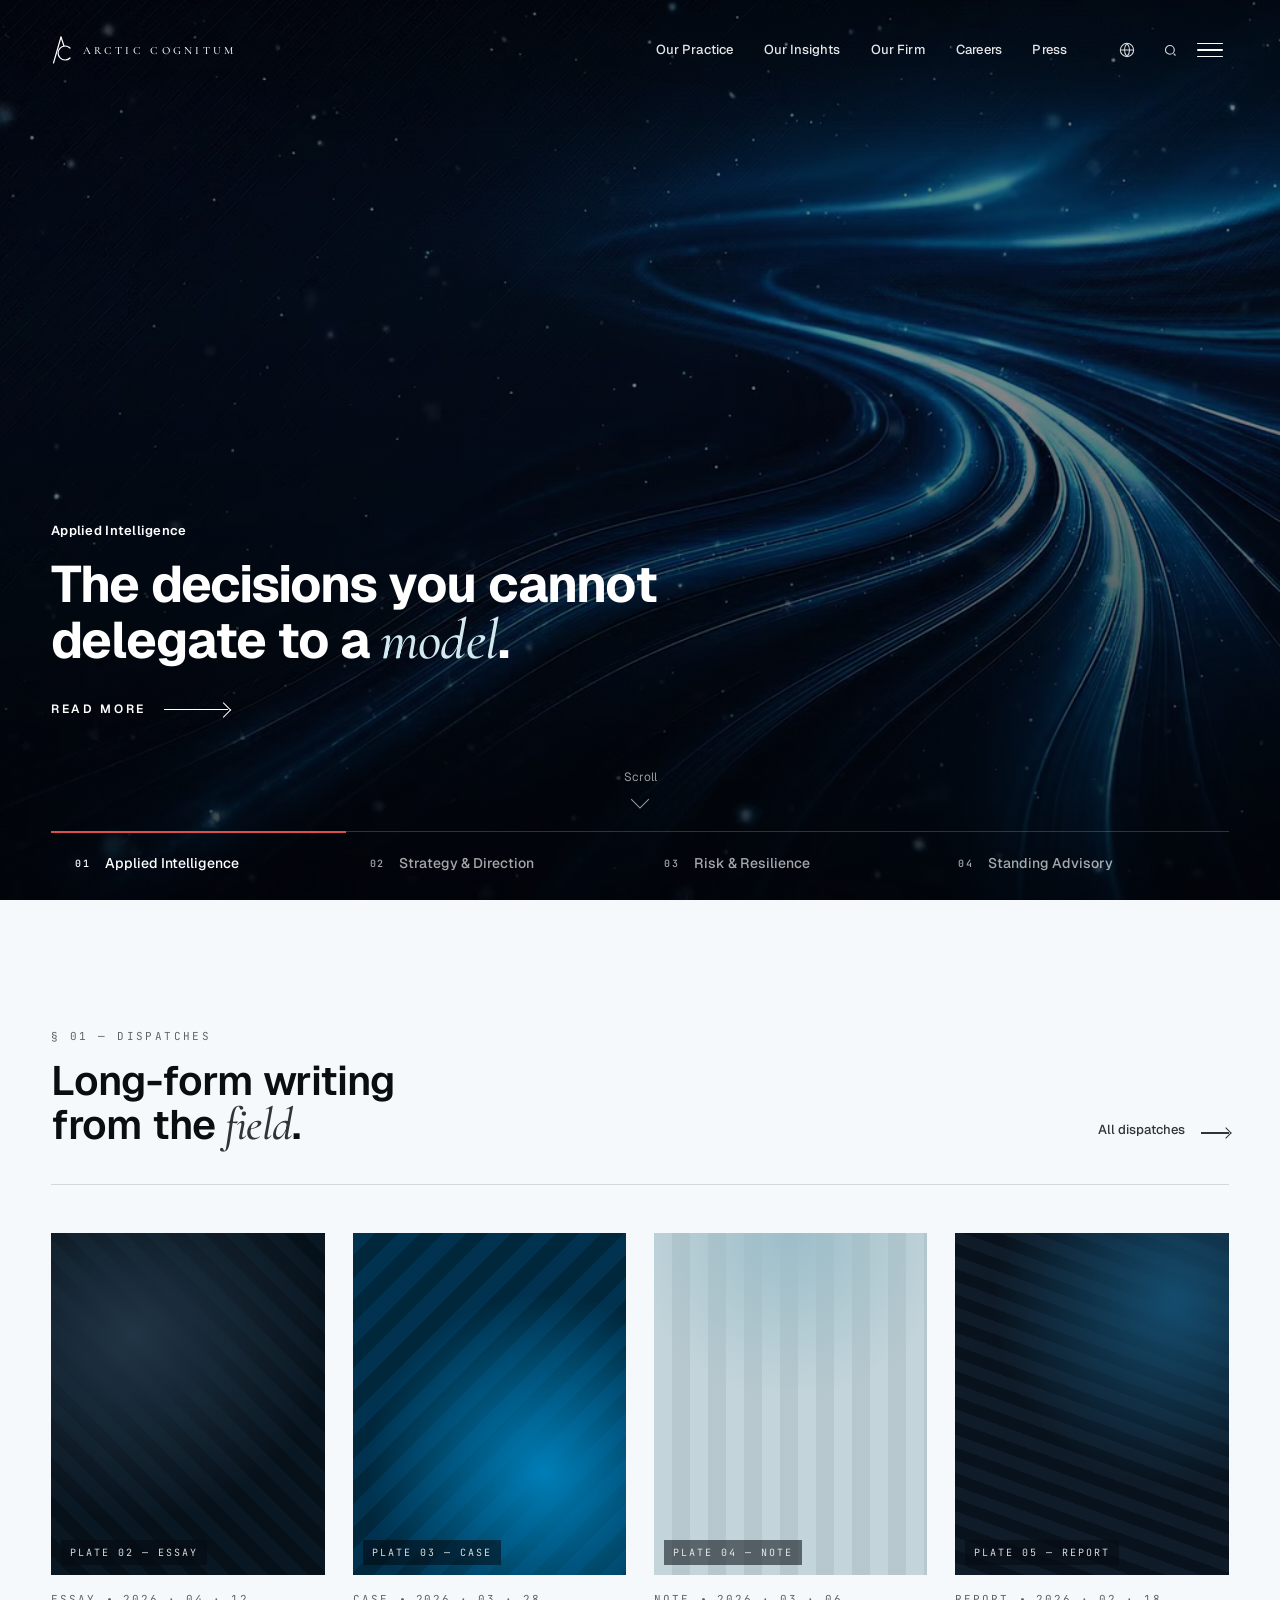
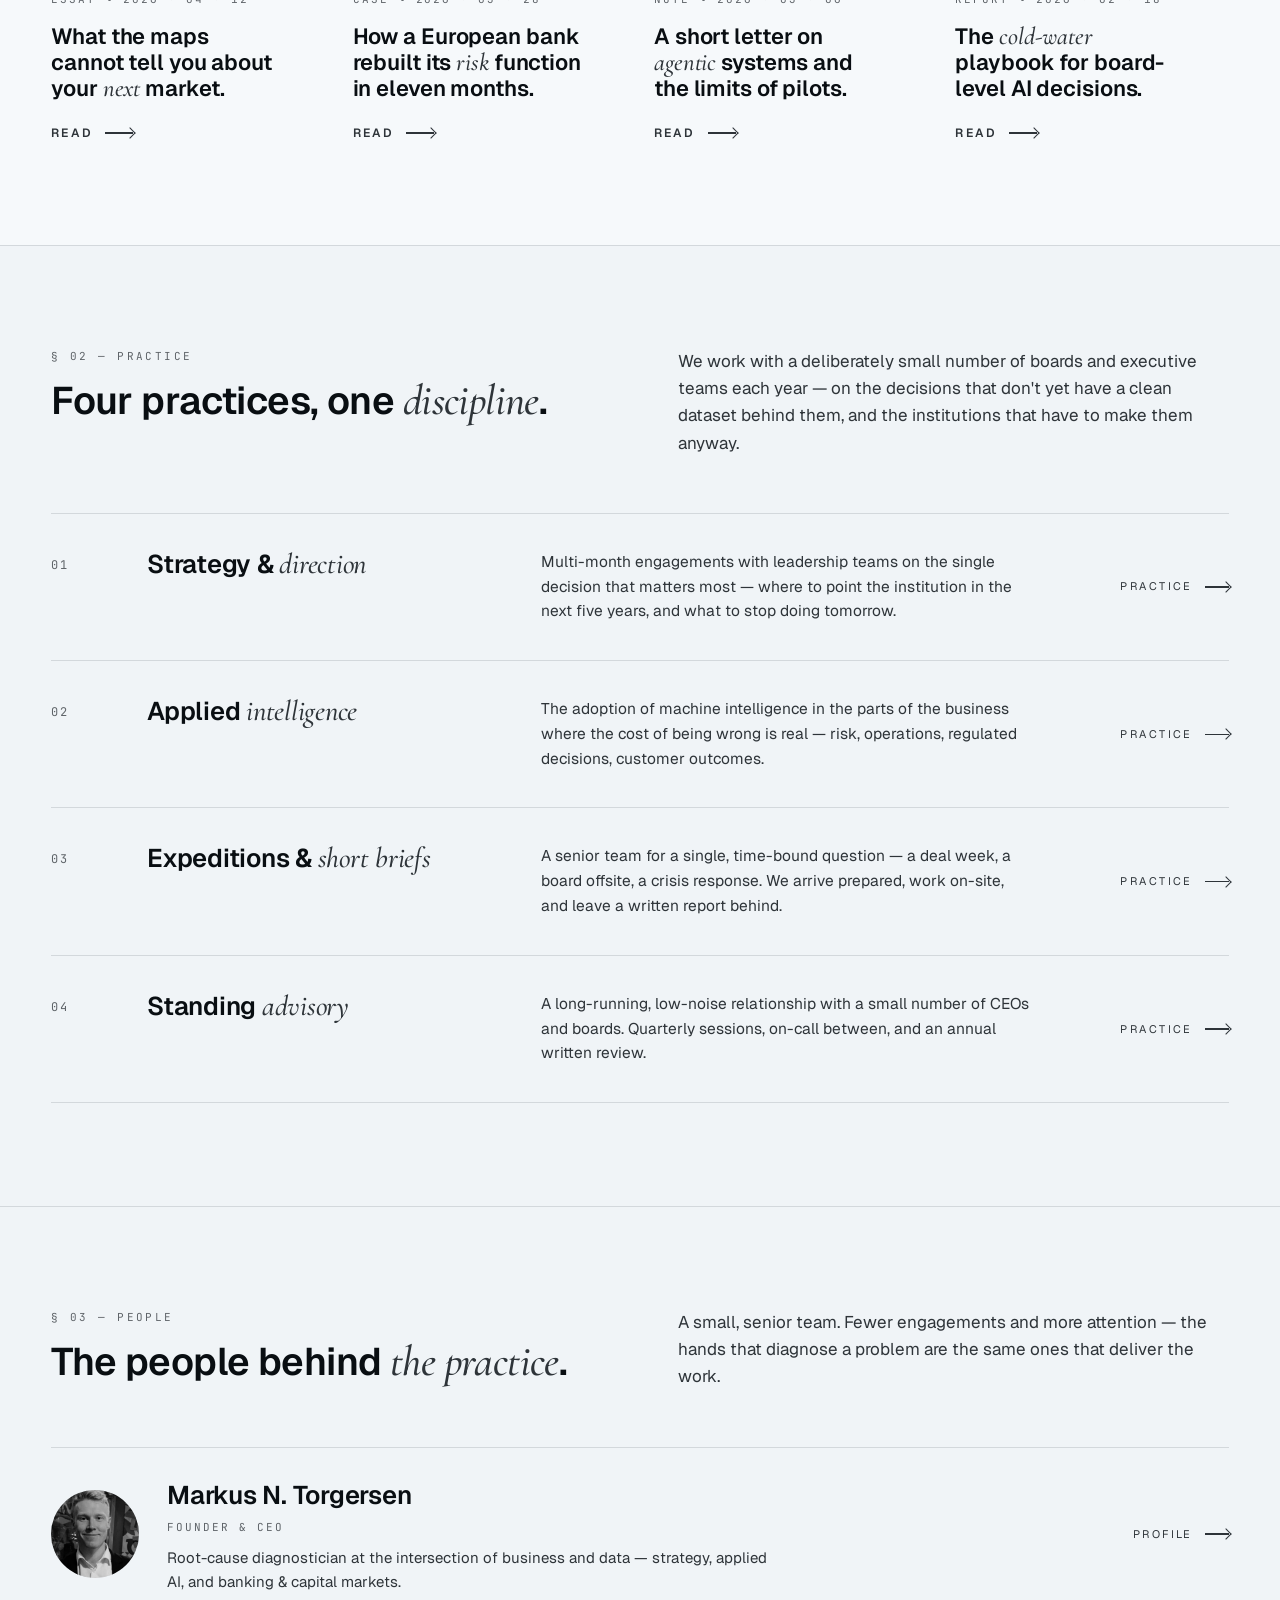
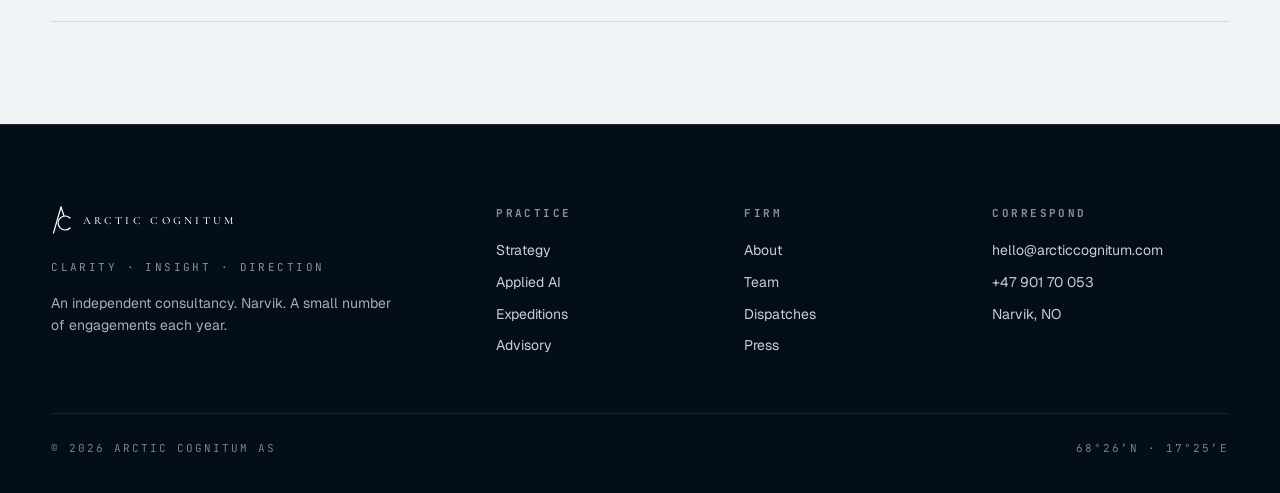
<file: index.html>
<!doctype html>
<html lang="en">
<head>
  <meta charset="utf-8" />
  <meta name="viewport" content="width=device-width, initial-scale=1" />
  <title>Arctic Cognitum — independent advisory for banking &amp; capital markets</title>
  <meta name="description" content="Arctic Cognitum is an independent advisory practice for banking and capital markets — a small number of board and executive engagements each year, from Narvik, Norway." />
  <link rel="canonical" href="https://arcticcognitum.com/" />
  <meta name="theme-color" content="#0b1622" />

  <!-- Favicons -->
  <link rel="icon" href="favicon.svg" type="image/svg+xml" />
  <link rel="alternate icon" href="brand/ac-mark-180.png" type="image/png" />
  <link rel="apple-touch-icon" href="brand/ac-mark-180.png" />

  <!-- Open Graph -->
  <meta property="og:type" content="website" />
  <meta property="og:site_name" content="Arctic Cognitum" />
  <meta property="og:title" content="Arctic Cognitum — independent advisory for banking &amp; capital markets" />
  <meta property="og:description" content="An independent advisory practice for banking and capital markets. A small number of board and executive engagements each year. Based in Narvik, Norway." />
  <meta property="og:url" content="https://arcticcognitum.com/" />
  <meta property="og:image" content="https://arcticcognitum.com/assets/og-image.jpg" />
  <meta property="og:locale" content="en_GB" />

  <!-- Twitter -->
  <meta name="twitter:card" content="summary_large_image" />
  <meta name="twitter:title" content="Arctic Cognitum — independent advisory for banking &amp; capital markets" />
  <meta name="twitter:description" content="An independent advisory practice for banking and capital markets. Based in Narvik, Norway." />
  <meta name="twitter:image" content="https://arcticcognitum.com/assets/og-image.jpg" />

  <link rel="preconnect" href="https://fonts.googleapis.com">
  <link rel="preconnect" href="https://fonts.gstatic.com" crossorigin>
  <link href="https://fonts.googleapis.com/css2?family=Geist:wght@400;500;600;700&family=Cormorant+Garamond:ital,wght@0,400;0,500;1,400;1,500&family=JetBrains+Mono:wght@400;500&display=swap" rel="stylesheet">
  <link rel="stylesheet" href="styles-v4.css" />

  <script type="application/ld+json">
  {
    "@context": "https://schema.org",
    "@type": "ProfessionalService",
    "name": "Arctic Cognitum",
    "legalName": "Arctic Cognitum AS",
    "url": "https://arcticcognitum.com/",
    "description": "An independent advisory practice for banking and capital markets, and applied AI. A small number of board and executive engagements each year.",
    "email": "hello@arcticcognitum.com",
    "telephone": "+47 901 70 053",
    "address": {
      "@type": "PostalAddress",
      "addressLocality": "Narvik",
      "addressCountry": "NO"
    },
    "founder": {
      "@type": "Person",
      "name": "Markus N. Torgersen",
      "url": "https://arcticcognitum.com/markus.html"
    },
    "knowsAbout": ["Banking", "Capital markets", "Applied AI", "Risk management", "Strategy"]
  }
  </script>
</head>
<body>

  <a class="skip-link" href="#main">Skip to content</a>

  <nav class="nav" id="nav">
    <div class="wrap nav-row">
      <a href="#top" class="brand" aria-label="Arctic Cognitum home">
        <svg class="brand-mark" viewBox="0 0 44 60" fill="none" stroke="currentColor" stroke-width="2.4" stroke-linecap="round" stroke-linejoin="round" aria-hidden="true"><path d="M20 4 L5 56"/><path d="M20 4 L26 22"/><path d="M38 26 A14 14 0 1 0 38 46"/></svg>
        <span>Arctic&nbsp;Cognitum</span>
      </a>

      <div class="nav-links-top">
        <div class="nav-item">
          <a class="nav-link" href="#practice">Our Practice</a>
          <div class="megamenu"><div class="megamenu-inner-wrap">
            <div class="megamenu-col-label">Banking &amp; Capital Markets</div>
            <div class="megamenu-grid">
              <a href="#">Retail &amp; Commercial Banking</a>
              <a href="#">Investment Banking</a>
              <a href="#">Capital Markets &amp; Trading</a>
              <a href="#">Asset &amp; Wealth Management</a>
              <a href="#">Market Infrastructure</a>
              <a href="#">Payments &amp; Fintech</a>
            </div>
            <div class="megamenu-col-label" style="margin-top: 56px;">Capabilities</div>
            <div class="megamenu-grid">
              <a href="#">Strategy &amp; Direction</a>
              <a href="#">Applied Intelligence &amp; AI</a>
              <a href="#">Risk &amp; Resilience</a>
              <a href="#">Operating Model Design</a>
              <a href="#">Diligence &amp; Transactions</a>
              <a href="#">Standing Advisory</a>
              <a href="#">Crisis &amp; War-games</a>
              <a href="#">Executive Coaching</a>
              <a href="#">Board Offsites</a>
            </div>
          </div></div>
        </div>

        <div class="nav-item">
          <a class="nav-link" href="#dispatches">Our Insights</a>
          <div class="megamenu"><div class="megamenu-inner-wrap">
            <div class="megamenu-col-label">Long-form</div>
            <div class="megamenu-grid">
              <a href="#">Dispatches</a>
              <a href="#">Essays</a>
              <a href="#">Letters to the board</a>
              <a href="#">Field notes</a>
              <a href="#">Annual review</a>
              <a href="#">Reading list</a>
            </div>
            <div class="megamenu-col-label" style="margin-top: 56px;">Programmes</div>
            <div class="megamenu-grid">
              <a href="#">Case studies</a>
              <a href="#">Podcast</a>
              <a href="#">Roundtables</a>
            </div>
          </div></div>
        </div>

        <div class="nav-item">
          <a class="nav-link" href="#people">Our Firm</a>
          <div class="megamenu"><div class="megamenu-inner-wrap">
            <div class="megamenu-col-label">About</div>
            <div class="megamenu-grid">
              <a href="#">Our practice</a>
              <a href="#people">Founding team</a>
              <a href="#">Associates</a>
              <a href="#">Values</a>
              <a href="#">Offices</a>
              <a href="#">Alumni</a>
            </div>
          </div></div>
        </div>

        <a class="nav-link" href="#">Careers</a>
        <a class="nav-link" href="#">Press</a>
      </div>

      <div class="nav-right">
        <button class="nav-icon-btn" aria-label="Region" type="button">
          <svg width="16" height="16" viewBox="0 0 24 24" fill="none" stroke="currentColor" stroke-width="1.6"><circle cx="12" cy="12" r="10"/><path d="M2 12h20M12 2a15 15 0 0 1 0 20M12 2a15 15 0 0 0 0 20"/></svg>
        </button>
        <button class="nav-icon-btn" aria-label="Search" type="button">
          <svg width="15" height="15" viewBox="0 0 24 24" fill="none" stroke="currentColor" stroke-width="1.8"><circle cx="11" cy="11" r="7"/><path d="m20 20-3-3"/></svg>
        </button>
        <button class="hamburger" id="open-overlay" aria-label="Open menu" type="button">
          <span></span><span></span><span></span>
        </button>
      </div>
    </div>
  </nav>

  <!-- Full-screen overlay menu -->
  <div class="ovr" id="ovr" aria-hidden="true">
    <div class="ovr-head">
      <a href="#top" class="ovr-brand" aria-label="Arctic Cognitum home">
        <svg class="brand-mark" viewBox="0 0 44 60" fill="none" stroke="currentColor" stroke-width="2.4" stroke-linecap="round" stroke-linejoin="round" aria-hidden="true"><path d="M20 4 L5 56"/><path d="M20 4 L26 22"/><path d="M38 26 A14 14 0 1 0 38 46"/></svg>
        <span>Arctic&nbsp;Cognitum</span>
        <em class="ovr-brand-sub">an independent practice</em>
      </a>
      <button class="ovr-close" id="close-overlay" aria-label="Close menu" type="button">
        <svg viewBox="0 0 24 24" fill="none" stroke="currentColor" stroke-width="1.6"><path d="M6 6l12 12M18 6 6 18"/></svg>
      </button>
    </div>

    <div class="ovr-body">
      <nav class="ovr-primary" aria-label="Primary">
        <a href="#practice" class="ovr-primary-link" data-ovr-link>Our practice</a>
        <a href="#dispatches" class="ovr-primary-link" data-ovr-link>Our insights</a>
        <a href="#people" class="ovr-primary-link" data-ovr-link>Our firm</a>
        <a href="#" class="ovr-primary-link" data-ovr-link>Careers</a>
        <a href="#" class="ovr-primary-link" data-ovr-link>Press &amp; media</a>
      </nav>

      <div class="ovr-mega">
        <div class="ovr-group">
          <div class="ovr-group-head">Banking &amp; Capital Markets</div>
          <div class="ovr-group-grid">
            <a href="#" data-ovr-link>Retail &amp; commercial banking</a>
            <a href="#" data-ovr-link>Investment banking</a>
            <a href="#" data-ovr-link>Capital markets &amp; trading</a>
            <a href="#" data-ovr-link>Asset &amp; wealth management</a>
            <a href="#" data-ovr-link>Market infrastructure</a>
            <a href="#" data-ovr-link>Payments &amp; fintech</a>
          </div>
        </div>

        <div class="ovr-group">
          <div class="ovr-group-head">Capabilities</div>
          <div class="ovr-group-grid">
            <a href="#" data-ovr-link>Strategy &amp; direction</a>
            <a href="#" data-ovr-link>Applied intelligence &amp; AI</a>
            <a href="#" data-ovr-link>Risk &amp; resilience</a>
            <a href="#" data-ovr-link>Operating model design</a>
            <a href="#" data-ovr-link>Diligence &amp; transactions</a>
            <a href="#" data-ovr-link>Standing advisory</a>
            <a href="#" data-ovr-link>Crisis &amp; war-games</a>
            <a href="#" data-ovr-link>Executive coaching</a>
            <a href="#" data-ovr-link>Board offsites</a>
          </div>
        </div>
      </div>
    </div>

    <div class="ovr-foot">
      <a href="#" class="ovr-foot-link" data-ovr-link>Offices</a>
      <a href="#firm" class="ovr-foot-link" data-ovr-link>Contact us</a>
    </div>
    <span class="ovr-handle" aria-hidden="true"></span>
  </div>

  <!-- =============== FEATURED HERO =============== -->
  <main id="main">
  <header class="featured" id="top" data-screen-label="01 Featured">
    <video class="featured-video" data-plate="b" muted loop playsinline preload="none" aria-hidden="true" poster="assets/plate-applied-intelligence.webp">
      <source src="assets/video/applied-intelligence.webm" type="video/webm" />
      <source src="assets/video/applied-intelligence.mp4" type="video/mp4" />
    </video>
    <video class="featured-video" data-plate="c" muted loop playsinline preload="none" aria-hidden="true" poster="assets/plate-standing-advisory.webp">
      <source src="assets/video/standing-advisory.webm" type="video/webm" />
      <source src="assets/video/standing-advisory.mp4" type="video/mp4" />
    </video>
    <div class="featured-plate" id="feat-plate" aria-hidden="true"></div>

    <div class="wrap featured-inner">
      <h1 class="sr-only">Arctic Cognitum — independent advisory for banking and capital markets</h1>
      <div class="featured-main">
        <div class="eyebrow" id="feat-eyebrow">Applied Intelligence</div>
        <p class="featured-title" id="feat-title">
          The decisions you cannot delegate to a <em>model</em>.
        </p>
        <a href="#" class="read-more">
          <span>Read more</span>
          <span class="arrow" aria-hidden="true"></span>
        </a>
      </div>

      <div class="feat-tabs" role="tablist">
        <div class="feat-tabs-row">
          <button class="feat-tab" role="tab" aria-selected="true" data-idx="0">
            <span class="feat-tab-num">01</span>
            <span>Applied Intelligence</span>
          </button>
          <button class="feat-tab" role="tab" aria-selected="false" data-idx="1">
            <span class="feat-tab-num">02</span>
            <span>Strategy &amp; Direction</span>
          </button>
          <button class="feat-tab" role="tab" aria-selected="false" data-idx="2">
            <span class="feat-tab-num">03</span>
            <span>Risk &amp; Resilience</span>
          </button>
          <button class="feat-tab" role="tab" aria-selected="false" data-idx="3">
            <span class="feat-tab-num">04</span>
            <span>Standing Advisory</span>
          </button>
        </div>
      </div>
      <span class="feat-scroll" aria-hidden="true">Scroll</span>
    </div>
  </header>

  <!-- =============== 4-UP ARTICLES =============== -->
  <section class="four-up" id="dispatches" data-screen-label="02 Dispatches">
    <div class="wrap">
      <div class="four-up-head">
        <div>
          <span class="section-eyebrow">§ 01 — Dispatches</span>
          <h2>Long-form writing from the <em>field</em>.</h2>
        </div>
        <a href="#" class="head-right">
          All dispatches
          <span class="article-arrow"><span class="a"></span></span>
        </a>
      </div>

      <div class="articles-grid">
        <a class="article" href="#">
          <div class="article-image">
            <div class="plate plate-a"></div>
            <span class="plate-tag">Plate 02 — Essay</span>
          </div>
          <div class="article-meta">
            <span>Essay</span>
            <span class="dot"></span>
            <span>2026 · 04 · 12</span>
          </div>
          <h3 class="article-title">
            What the maps cannot tell you about your <em>next</em> market.
          </h3>
          <span class="article-arrow">Read <span class="a"></span></span>
        </a>

        <a class="article" href="#">
          <div class="article-image">
            <div class="plate plate-b"></div>
            <span class="plate-tag">Plate 03 — Case</span>
          </div>
          <div class="article-meta">
            <span>Case</span>
            <span class="dot"></span>
            <span>2026 · 03 · 28</span>
          </div>
          <h3 class="article-title">
            How a European bank rebuilt its <em>risk</em> function in eleven months.
          </h3>
          <span class="article-arrow">Read <span class="a"></span></span>
        </a>

        <a class="article" href="#">
          <div class="article-image">
            <div class="plate plate-c"></div>
            <span class="plate-tag">Plate 04 — Note</span>
          </div>
          <div class="article-meta">
            <span>Note</span>
            <span class="dot"></span>
            <span>2026 · 03 · 06</span>
          </div>
          <h3 class="article-title">
            A short letter on <em>agentic</em> systems and the limits of pilots.
          </h3>
          <span class="article-arrow">Read <span class="a"></span></span>
        </a>

        <a class="article" href="#">
          <div class="article-image">
            <div class="plate plate-d"></div>
            <span class="plate-tag">Plate 05 — Report</span>
          </div>
          <div class="article-meta">
            <span>Report</span>
            <span class="dot"></span>
            <span>2026 · 02 · 18</span>
          </div>
          <h3 class="article-title">
            The <em>cold-water</em> playbook for board-level AI decisions.
          </h3>
          <span class="article-arrow">Read <span class="a"></span></span>
        </a>
      </div>
    </div>
  </section>

  <!-- =============== PRACTICE STRIP =============== -->
  <section class="practice-strip" id="practice" data-screen-label="03 Practice">
    <div class="wrap">
      <div class="practice-strip-head">
        <div>
          <span class="section-eyebrow">§ 02 — Practice</span>
          <h2>Four practices, one <em>discipline</em>.</h2>
        </div>
        <p>
          We work with a deliberately small number of boards and executive
          teams each year — on the decisions that don't yet have a clean dataset
          behind them, and the institutions that have to make them anyway.
        </p>
      </div>

      <div class="practice-rows">
        <a class="practice-row" href="#">
          <span class="pn">01</span>
          <h3>Strategy &amp; <em>direction</em></h3>
          <p>Multi-month engagements with leadership teams on the single decision that matters most — where to point the institution in the next five years, and what to stop doing tomorrow.</p>
          <span class="pgo">Practice <span class="a"></span></span>
        </a>
        <a class="practice-row" href="#">
          <span class="pn">02</span>
          <h3>Applied <em>intelligence</em></h3>
          <p>The adoption of machine intelligence in the parts of the business where the cost of being wrong is real — risk, operations, regulated decisions, customer outcomes.</p>
          <span class="pgo">Practice <span class="a"></span></span>
        </a>
        <a class="practice-row" href="#">
          <span class="pn">03</span>
          <h3>Expeditions &amp; <em>short briefs</em></h3>
          <p>A senior team for a single, time-bound question — a deal week, a board offsite, a crisis response. We arrive prepared, work on-site, and leave a written report behind.</p>
          <span class="pgo">Practice <span class="a"></span></span>
        </a>
        <a class="practice-row" href="#">
          <span class="pn">04</span>
          <h3>Standing <em>advisory</em></h3>
          <p>A long-running, low-noise relationship with a small number of CEOs and boards. Quarterly sessions, on-call between, and an annual written review.</p>
          <span class="pgo">Practice <span class="a"></span></span>
        </a>
      </div>
    </div>
  </section>

  <!-- =============== PEOPLE =============== -->
  <section class="people" id="people" data-screen-label="04 People">
    <div class="wrap">
      <div class="people-head">
        <div>
          <span class="section-eyebrow">§ 03 — People</span>
          <h2>The people behind <em>the practice</em>.</h2>
        </div>
        <p>A small, senior team. Fewer engagements and more attention — the hands that diagnose a problem are the same ones that deliver the work.</p>
      </div>

      <div class="people-list">
        <a class="person" href="markus.html">
          <span class="person-photo">
            <img src="assets/markus-portrait.jpg" alt="Portrait of Markus N. Torgersen" width="600" height="600" loading="lazy" />
          </span>
          <span class="person-meta">
            <span class="person-name">Markus N. Torgersen</span>
            <span class="person-role">Founder &amp; CEO</span>
            <span class="person-blurb">Root-cause diagnostician at the intersection of business and data — strategy, applied AI, and banking &amp; capital markets.</span>
          </span>
          <span class="person-go">Profile <span class="a"></span></span>
        </a>
      </div>
    </div>
  </section>
  </main>

  <!-- =============== FOOTER =============== -->
  <footer class="footer" id="firm">
    <div class="wrap">
      <div class="footer-grid">
        <div>
          <div class="brand" style="color:#fff;">
            <svg class="brand-mark" viewBox="0 0 44 60" fill="none" stroke="currentColor" stroke-width="2.4" stroke-linecap="round" stroke-linejoin="round" aria-hidden="true"><path d="M20 4 L5 56"/><path d="M20 4 L26 22"/><path d="M38 26 A14 14 0 1 0 38 46"/></svg>
            <span>Arctic&nbsp;Cognitum</span>
          </div>
          <div class="footer-tagline">Clarity · Insight · Direction</div>
          <p>An independent consultancy. Narvik. A small number of engagements each year.</p>
        </div>
        <div>
          <h3>Practice</h3>
          <ul><li>Strategy</li><li>Applied AI</li><li>Expeditions</li><li>Advisory</li></ul>
        </div>
        <div>
          <h3>Firm</h3>
          <ul><li>About</li><li>Team</li><li>Dispatches</li><li>Press</li></ul>
        </div>
        <div>
          <h3>Correspond</h3>
          <ul><li><a href="mailto:hello@arcticcognitum.com">hello@arcticcognitum.com</a></li><li><a href="tel:+4790170053">+47 901 70 053</a></li><li>Narvik, NO</li></ul>
        </div>
      </div>
      <div class="footer-bottom">
        <span>© 2026 Arctic Cognitum AS</span>
        <span>68°26′N · 17°25′E</span>
      </div>
    </div>
  </footer>

  <script>
    // nav background on scroll
    const nav = document.getElementById('nav');
    const onScroll = () => nav.classList.toggle('is-scrolled', window.scrollY > 80);
    window.addEventListener('scroll', onScroll, { passive: true });
    onScroll();

    // Overlay menu wiring (full-screen, drops down from top)
    const ovr = document.getElementById('ovr');
    let ovrLastFocus = null;
    function openOvr(){
      ovrLastFocus = document.activeElement;
      ovr.classList.add('is-open');
      ovr.setAttribute('aria-hidden','false');
      document.body.style.overflow = 'hidden';
      // wait for the style recalc that makes the overlay visible (focusable)
      requestAnimationFrame(() => document.getElementById('close-overlay').focus());
    }
    function closeOvr(){
      if (!ovr.classList.contains('is-open')) return;
      ovr.classList.remove('is-open');
      ovr.setAttribute('aria-hidden','true');
      document.body.style.overflow = '';
      if (ovrLastFocus && ovrLastFocus.focus) ovrLastFocus.focus();
    }
    document.getElementById('open-overlay').addEventListener('click', openOvr);
    document.getElementById('close-overlay').addEventListener('click', closeOvr);
    document.addEventListener('keydown', (e) => { if (e.key === 'Escape') closeOvr(); });
    // keep Tab inside the overlay while it is open
    ovr.addEventListener('keydown', (e) => {
      if (e.key !== 'Tab') return;
      const items = [...ovr.querySelectorAll('a, button')].filter(el => el.offsetParent !== null);
      if (!items.length) return;
      const first = items[0], last = items[items.length - 1];
      if (e.shiftKey && document.activeElement === first){ last.focus(); e.preventDefault(); }
      else if (!e.shiftKey && document.activeElement === last){ first.focus(); e.preventDefault(); }
    });
    ovr.querySelectorAll('[data-ovr-link]').forEach(a => a.addEventListener('click', closeOvr));

    // feature tab rotator
    const tabs = document.querySelectorAll('.feat-tab');
    const title = document.getElementById('feat-title');
    const eyebrow = document.getElementById('feat-eyebrow');
    const plate = document.getElementById('feat-plate');
    const featVideos = document.querySelectorAll('.featured-video');
    const videoByPlate = {};
    featVideos.forEach(v => { videoByPlate[v.dataset.plate] = v; });
    const prefersReduced = window.matchMedia('(prefers-reduced-motion: reduce)').matches;
    const data = [
      { eyebrow: 'Applied Intelligence', title: 'The decisions you cannot delegate to a <em>model</em>.', plate: 'b' },
      { eyebrow: 'Strategy & Direction', title: 'Strategy for the <em>cold-water</em> decisions.', plate: 'a' },
      { eyebrow: 'Risk & Resilience', title: 'When the dashboards <em>stop</em> being enough.', plate: 'd' },
      { eyebrow: 'Standing Advisory', title: 'A small practice for <em>long</em>, quiet relationships.', plate: 'c' },
    ];
    function setActive(i){
      const d = data[i];
      title.style.opacity = '0';
      eyebrow.style.opacity = '0';
      setTimeout(() => {
        tabs.forEach((t, k) => t.setAttribute('aria-selected', k===i ? 'true' : 'false'));
        title.innerHTML = d.title;
        eyebrow.textContent = d.eyebrow;
        plate.className = 'featured-plate';
        plate.style.background = '';
        const plateImg = {
          a: 'assets/plate-strategy-direction.webp',
          b: 'assets/plate-applied-intelligence.webp',
          c: 'assets/plate-standing-advisory.webp',
          d: 'assets/plate-risk-resilience.webp',
        };
        const stillBg = (src) =>
          "linear-gradient(180deg, rgba(5,10,18,0.35) 0%, rgba(5,10,18,0.55) 100%), url('" + src + "') center/cover no-repeat";

        const vid = videoByPlate[d.plate];
        // pause/hide any video that isn't the one for this plate
        featVideos.forEach(v => { if (v !== vid) { v.classList.remove('is-active'); v.pause(); } });

        if (vid && !prefersReduced) {
          // living video background; plate becomes a translucent scrim for text legibility
          plate.style.background = "linear-gradient(180deg, rgba(5,10,18,0.30) 0%, rgba(5,10,18,0.45) 100%)";
          vid.classList.add('is-active');
          vid.play().catch(() => {});
        } else {
          if (vid) { vid.classList.remove('is-active'); vid.pause(); }
          plate.style.background = stillBg(plateImg[d.plate]);
        }
        title.style.opacity = '1';
        eyebrow.style.opacity = '1';
      }, 240);
    }
    title.style.transition = 'opacity .35s ease';
    eyebrow.style.transition = 'opacity .35s ease';

    // auto-rotate: slower, pausable on hover/focus, disabled for reduced motion
    let idx = 0;
    let rotTimer = null;
    const ROT_MS = 9000;
    function startRotation(){
      if (prefersReduced || rotTimer) return;
      rotTimer = setInterval(() => { idx = (idx + 1) % data.length; setActive(idx); }, ROT_MS);
    }
    function stopRotation(){ if (rotTimer){ clearInterval(rotTimer); rotTimer = null; } }

    tabs.forEach((t,i) => t.addEventListener('click', () => {
      idx = i; setActive(i); stopRotation(); startRotation();
    }));

    // pause while the visitor is hovering/focused on the hero, or the tab is hidden
    const heroEl = document.getElementById('top');
    heroEl.addEventListener('mouseenter', stopRotation);
    heroEl.addEventListener('mouseleave', startRotation);
    heroEl.addEventListener('focusin', stopRotation);
    heroEl.addEventListener('focusout', startRotation);
    document.addEventListener('visibilitychange', () => { document.hidden ? stopRotation() : startRotation(); });

    // activate the first tab on load so its video background plays immediately
    setActive(0);
    startRotation();
  </script>
</body>
</html>
</file>
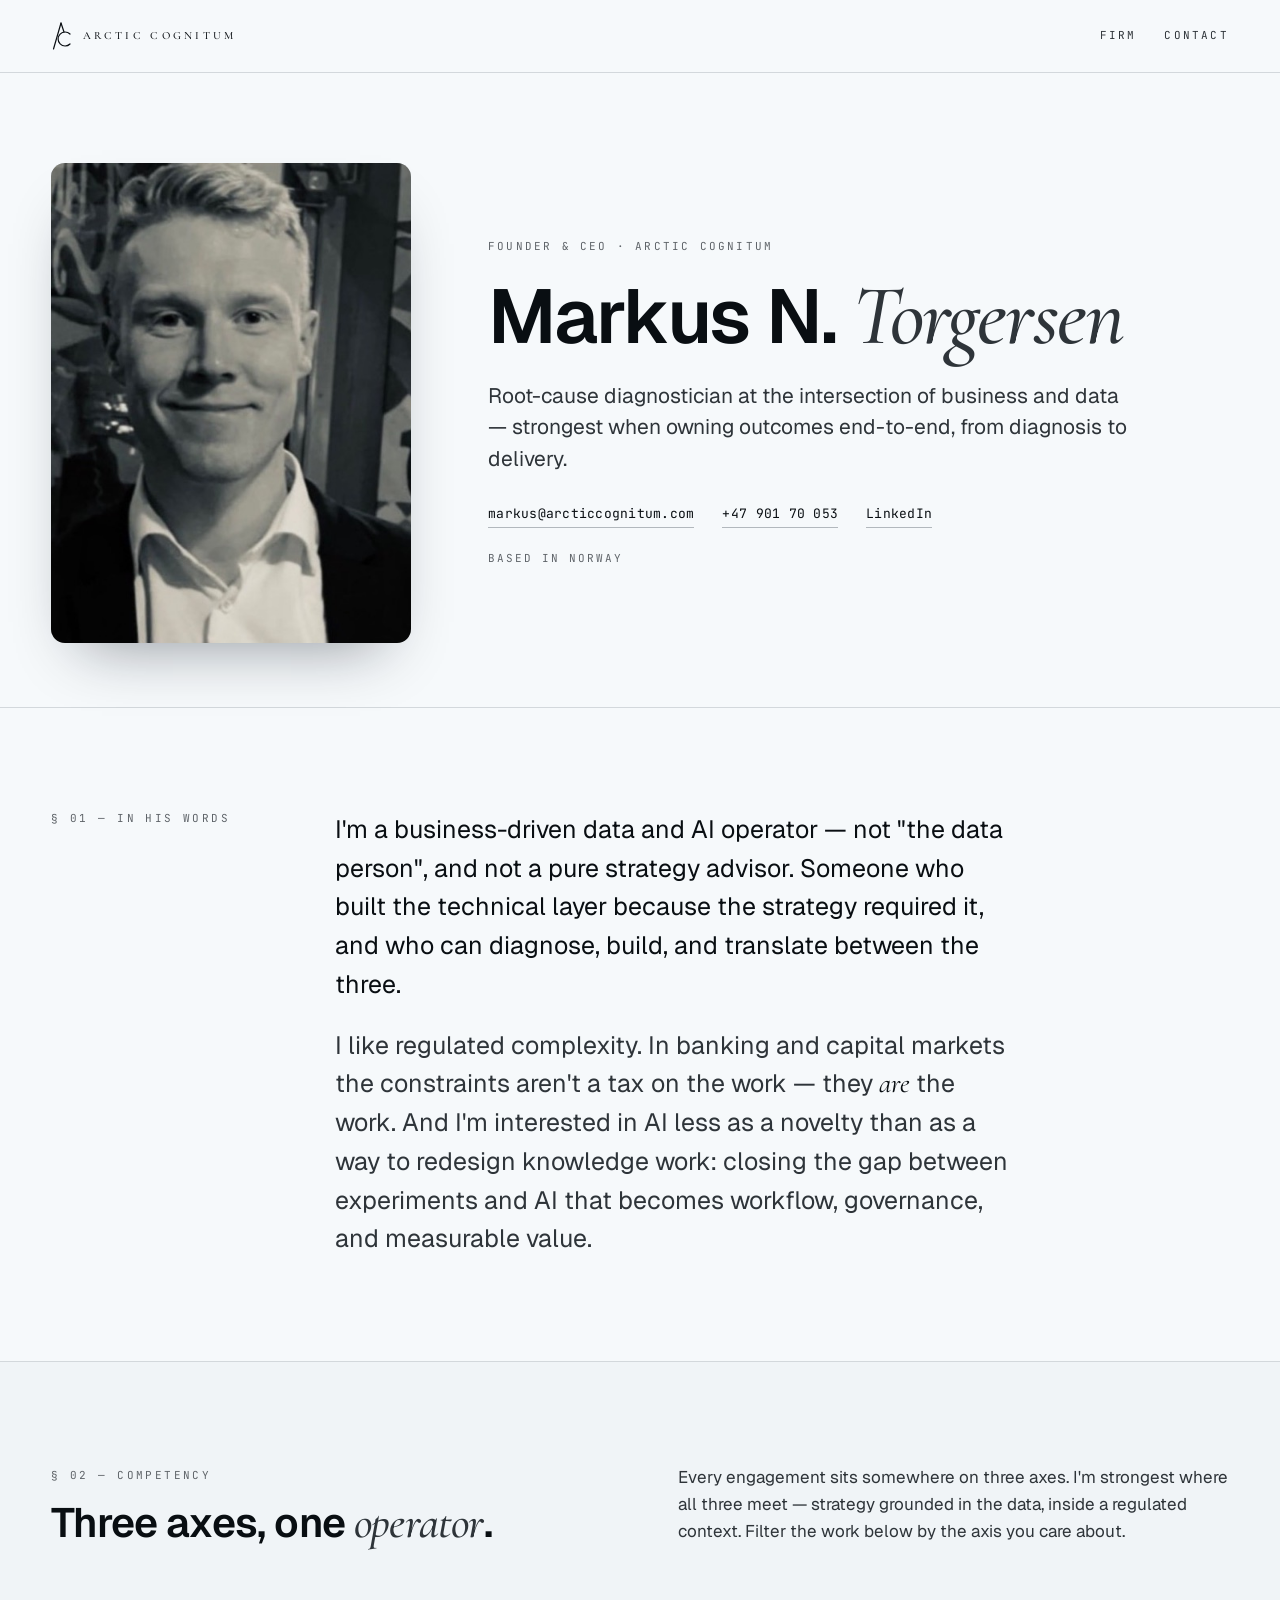
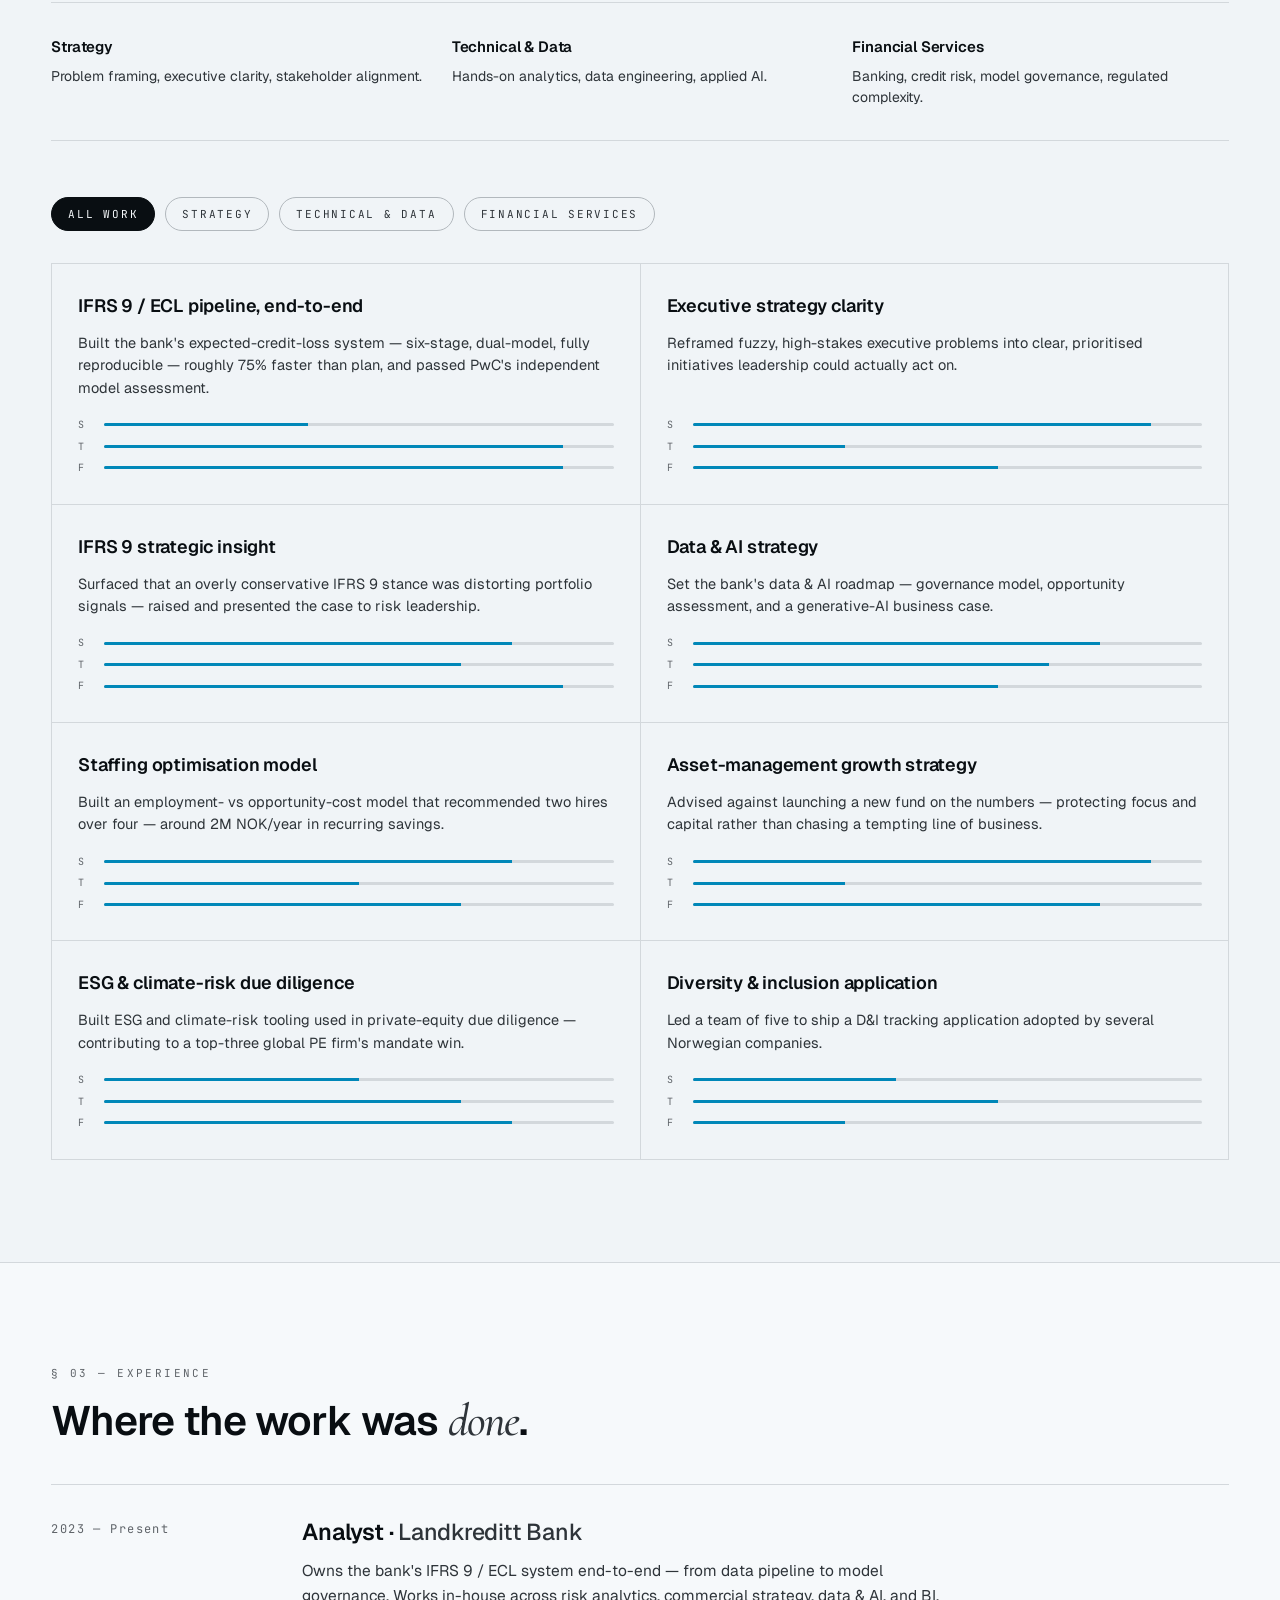
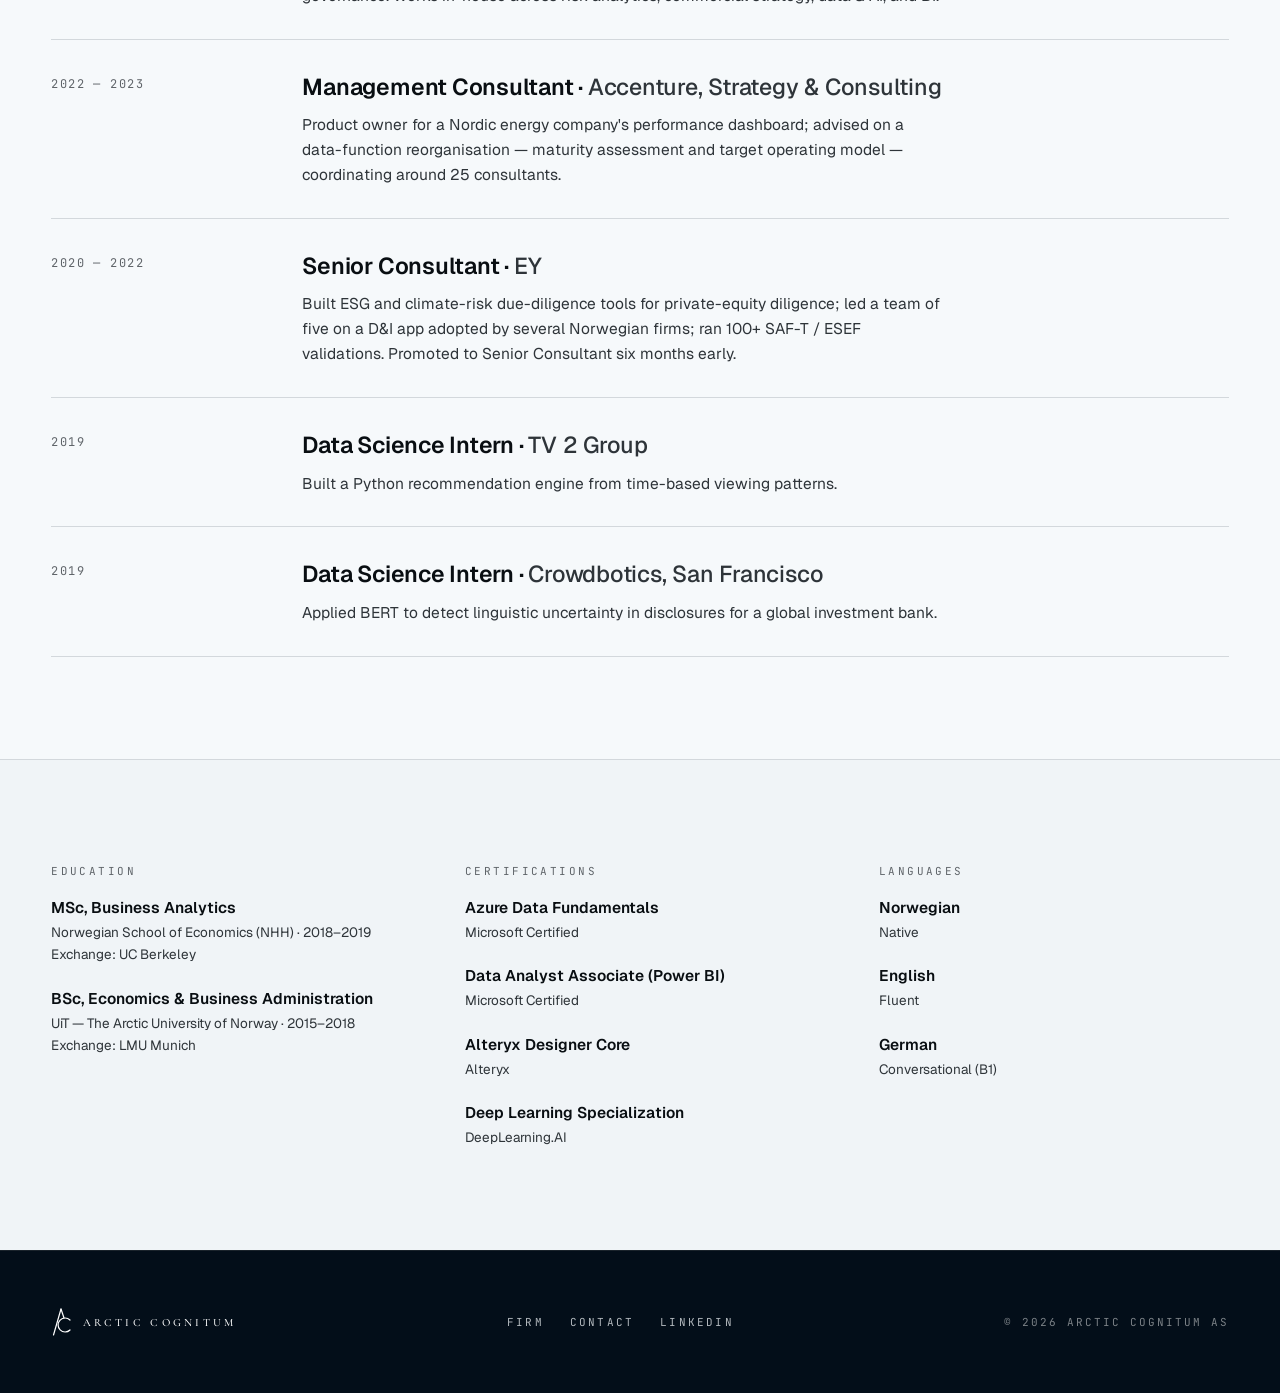
<file: markus.html>
<!doctype html>
<html lang="en">
<head>
  <meta charset="utf-8" />
  <meta name="viewport" content="width=device-width, initial-scale=1" />
  <title>Markus N. Torgersen — Arctic Cognitum</title>
  <meta name="description" content="Markus N. Torgersen — Founder & CEO of Arctic Cognitum. Root-cause diagnostician at the intersection of business and data: strategy, applied AI, and banking & capital markets." />
  <link rel="canonical" href="https://arcticcognitum.com/markus.html" />
  <meta name="theme-color" content="#0b1622" />

  <link rel="icon" href="favicon.svg" type="image/svg+xml" />
  <link rel="alternate icon" href="brand/ac-mark-180.png" type="image/png" />
  <link rel="apple-touch-icon" href="brand/ac-mark-180.png" />

  <meta property="og:type" content="profile" />
  <meta property="og:site_name" content="Arctic Cognitum" />
  <meta property="og:title" content="Markus N. Torgersen — Arctic Cognitum" />
  <meta property="og:description" content="Founder & CEO of Arctic Cognitum. Strategy, applied AI, and banking & capital markets." />
  <meta property="og:url" content="https://arcticcognitum.com/markus.html" />
  <meta property="og:image" content="https://arcticcognitum.com/assets/markus-portrait.jpg" />
  <meta property="og:locale" content="en_GB" />

  <meta name="twitter:card" content="summary" />
  <meta name="twitter:title" content="Markus N. Torgersen — Arctic Cognitum" />
  <meta name="twitter:description" content="Founder &amp; CEO of Arctic Cognitum. Strategy, applied AI, and banking &amp; capital markets." />
  <meta name="twitter:image" content="https://arcticcognitum.com/assets/markus-portrait.jpg" />

  <link rel="preconnect" href="https://fonts.googleapis.com">
  <link rel="preconnect" href="https://fonts.gstatic.com" crossorigin>
  <link href="https://fonts.googleapis.com/css2?family=Geist:wght@400;500;600;700&family=Cormorant+Garamond:ital,wght@0,400;0,500;1,400;1,500&family=JetBrains+Mono:wght@400;500&display=swap" rel="stylesheet">
  <link rel="stylesheet" href="styles-v4.css" />
  <link rel="stylesheet" href="profile.css" />

  <script type="application/ld+json">
  {
    "@context": "https://schema.org",
    "@type": "Person",
    "name": "Markus N. Torgersen",
    "jobTitle": "Founder & CEO",
    "url": "https://arcticcognitum.com/markus.html",
    "image": "https://arcticcognitum.com/assets/markus-portrait.jpg",
    "email": "markus@arcticcognitum.com",
    "telephone": "+47 901 70 053",
    "sameAs": ["https://www.linkedin.com/in/markus-n-torgersen"],
    "worksFor": {
      "@type": "Organization",
      "name": "Arctic Cognitum",
      "url": "https://arcticcognitum.com/"
    },
    "alumniOf": [
      { "@type": "CollegeOrUniversity", "name": "Norwegian School of Economics (NHH)" },
      { "@type": "CollegeOrUniversity", "name": "UiT — The Arctic University of Norway" }
    ],
    "knowsAbout": ["Banking", "Credit risk", "IFRS 9", "Applied AI", "Data engineering", "Strategy"]
  }
  </script>
</head>
<body class="profile-page">

  <a class="skip-link" href="#main">Skip to content</a>

  <!-- nav -->
  <nav class="pnav">
    <div class="wrap pnav-row">
      <a href="index.html#top" class="brand" aria-label="Arctic Cognitum home">
        <svg class="brand-mark" viewBox="0 0 44 60" fill="none" stroke="currentColor" stroke-width="2.4" stroke-linecap="round" stroke-linejoin="round" aria-hidden="true"><path d="M20 4 L5 56"/><path d="M20 4 L26 22"/><path d="M38 26 A14 14 0 1 0 38 46"/></svg>
        <span>Arctic&nbsp;Cognitum</span>
      </a>
      <div class="pnav-links">
        <a href="index.html#people">Firm</a>
        <a href="index.html#firm">Contact</a>
      </div>
    </div>
  </nav>

  <!-- hero -->
  <main id="main">
  <header class="profile-hero">
    <div class="wrap profile-hero-inner">
      <div class="profile-photo">
        <img src="assets/markus-portrait.jpg" alt="Portrait of Markus N. Torgersen" width="600" height="600" />
      </div>
      <div class="profile-id">
        <span class="profile-eyebrow">Founder &amp; CEO · Arctic Cognitum</span>
        <h1 class="profile-name">Markus N. <em>Torgersen</em></h1>
        <p class="profile-positioning">Root-cause diagnostician at the intersection of business and data — strongest when owning outcomes end-to-end, from diagnosis to delivery.</p>
        <div class="profile-contact">
          <a href="mailto:markus@arcticcognitum.com">markus@arcticcognitum.com</a>
          <a href="tel:+4790170053">+47 901 70 053</a>
          <a href="https://www.linkedin.com/in/markus-n-torgersen" target="_blank" rel="noopener">LinkedIn</a>
        </div>
        <span class="profile-loc">Based in Norway</span>
      </div>
    </div>
  </header>

  <!-- bio -->
  <section class="profile-section bio-section">
    <div class="wrap bio-grid">
      <span class="section-eyebrow">§ 01 — In his words</span>
      <div class="bio">
        <p>I'm a business-driven data and AI operator — not "the data person", and not a pure strategy advisor. Someone who built the technical layer because the strategy required it, and who can diagnose, build, and translate between the three.</p>
        <p>I like regulated complexity. In banking and capital markets the constraints aren't a tax on the work — they <em>are</em> the work. And I'm interested in AI less as a novelty than as a way to redesign knowledge work: closing the gap between experiments and AI that becomes workflow, governance, and measurable value.</p>
      </div>
    </div>
  </section>

  <!-- competency -->
  <section class="profile-section competency" id="competency">
    <div class="wrap">
      <div class="comp-head">
        <div>
          <span class="section-eyebrow">§ 02 — Competency</span>
          <h2>Three axes, one <em>operator</em>.</h2>
        </div>
        <p class="comp-lead">Every engagement sits somewhere on three axes. I'm strongest where all three meet — strategy grounded in the data, inside a regulated context. Filter the work below by the axis you care about.</p>
      </div>

      <div class="axis-triad">
        <div class="axis">
          <span class="axis-tag">Strategy</span>
          <p>Problem framing, executive clarity, stakeholder alignment.</p>
        </div>
        <div class="axis">
          <span class="axis-tag">Technical &amp; Data</span>
          <p>Hands-on analytics, data engineering, applied AI.</p>
        </div>
        <div class="axis">
          <span class="axis-tag">Financial Services</span>
          <p>Banking, credit risk, model governance, regulated complexity.</p>
        </div>
      </div>

      <div class="comp-filters" role="group" aria-label="Filter proof points by competency axis">
        <button type="button" data-filter="all" class="is-active">All work</button>
        <button type="button" data-filter="strategy">Strategy</button>
        <button type="button" data-filter="technical">Technical &amp; Data</button>
        <button type="button" data-filter="finserv">Financial Services</button>
      </div>

      <div class="proof-grid" id="proof-grid">
        <article class="proof-card" data-strategy="4" data-technical="9" data-finserv="9">
          <h3>IFRS 9 / ECL pipeline, end-to-end</h3>
          <p>Built the bank's expected-credit-loss system — six-stage, dual-model, fully reproducible — roughly 75% faster than plan, and passed PwC's independent model assessment.</p>
          <div class="axis-bars" aria-hidden="true">
            <span class="ab"><span class="ab-l">S</span><span class="ab-t"><i style="width:40%"></i></span></span>
            <span class="ab"><span class="ab-l">T</span><span class="ab-t"><i style="width:90%"></i></span></span>
            <span class="ab"><span class="ab-l">F</span><span class="ab-t"><i style="width:90%"></i></span></span>
          </div>
        </article>

        <article class="proof-card" data-strategy="9" data-technical="3" data-finserv="6">
          <h3>Executive strategy clarity</h3>
          <p>Reframed fuzzy, high-stakes executive problems into clear, prioritised initiatives leadership could actually act on.</p>
          <div class="axis-bars" aria-hidden="true">
            <span class="ab"><span class="ab-l">S</span><span class="ab-t"><i style="width:90%"></i></span></span>
            <span class="ab"><span class="ab-l">T</span><span class="ab-t"><i style="width:30%"></i></span></span>
            <span class="ab"><span class="ab-l">F</span><span class="ab-t"><i style="width:60%"></i></span></span>
          </div>
        </article>

        <article class="proof-card" data-strategy="8" data-technical="7" data-finserv="9">
          <h3>IFRS 9 strategic insight</h3>
          <p>Surfaced that an overly conservative IFRS 9 stance was distorting portfolio signals — raised and presented the case to risk leadership.</p>
          <div class="axis-bars" aria-hidden="true">
            <span class="ab"><span class="ab-l">S</span><span class="ab-t"><i style="width:80%"></i></span></span>
            <span class="ab"><span class="ab-l">T</span><span class="ab-t"><i style="width:70%"></i></span></span>
            <span class="ab"><span class="ab-l">F</span><span class="ab-t"><i style="width:90%"></i></span></span>
          </div>
        </article>

        <article class="proof-card" data-strategy="8" data-technical="7" data-finserv="6">
          <h3>Data &amp; AI strategy</h3>
          <p>Set the bank's data &amp; AI roadmap — governance model, opportunity assessment, and a generative-AI business case.</p>
          <div class="axis-bars" aria-hidden="true">
            <span class="ab"><span class="ab-l">S</span><span class="ab-t"><i style="width:80%"></i></span></span>
            <span class="ab"><span class="ab-l">T</span><span class="ab-t"><i style="width:70%"></i></span></span>
            <span class="ab"><span class="ab-l">F</span><span class="ab-t"><i style="width:60%"></i></span></span>
          </div>
        </article>

        <article class="proof-card" data-strategy="8" data-technical="5" data-finserv="7">
          <h3>Staffing optimisation model</h3>
          <p>Built an employment- vs opportunity-cost model that recommended two hires over four — around 2M NOK/year in recurring savings.</p>
          <div class="axis-bars" aria-hidden="true">
            <span class="ab"><span class="ab-l">S</span><span class="ab-t"><i style="width:80%"></i></span></span>
            <span class="ab"><span class="ab-l">T</span><span class="ab-t"><i style="width:50%"></i></span></span>
            <span class="ab"><span class="ab-l">F</span><span class="ab-t"><i style="width:70%"></i></span></span>
          </div>
        </article>

        <article class="proof-card" data-strategy="9" data-technical="3" data-finserv="8">
          <h3>Asset-management growth strategy</h3>
          <p>Advised against launching a new fund on the numbers — protecting focus and capital rather than chasing a tempting line of business.</p>
          <div class="axis-bars" aria-hidden="true">
            <span class="ab"><span class="ab-l">S</span><span class="ab-t"><i style="width:90%"></i></span></span>
            <span class="ab"><span class="ab-l">T</span><span class="ab-t"><i style="width:30%"></i></span></span>
            <span class="ab"><span class="ab-l">F</span><span class="ab-t"><i style="width:80%"></i></span></span>
          </div>
        </article>

        <article class="proof-card" data-strategy="5" data-technical="7" data-finserv="8">
          <h3>ESG &amp; climate-risk due diligence</h3>
          <p>Built ESG and climate-risk tooling used in private-equity due diligence — contributing to a top-three global PE firm's mandate win.</p>
          <div class="axis-bars" aria-hidden="true">
            <span class="ab"><span class="ab-l">S</span><span class="ab-t"><i style="width:50%"></i></span></span>
            <span class="ab"><span class="ab-l">T</span><span class="ab-t"><i style="width:70%"></i></span></span>
            <span class="ab"><span class="ab-l">F</span><span class="ab-t"><i style="width:80%"></i></span></span>
          </div>
        </article>

        <article class="proof-card" data-strategy="4" data-technical="6" data-finserv="3">
          <h3>Diversity &amp; inclusion application</h3>
          <p>Led a team of five to ship a D&amp;I tracking application adopted by several Norwegian companies.</p>
          <div class="axis-bars" aria-hidden="true">
            <span class="ab"><span class="ab-l">S</span><span class="ab-t"><i style="width:40%"></i></span></span>
            <span class="ab"><span class="ab-l">T</span><span class="ab-t"><i style="width:60%"></i></span></span>
            <span class="ab"><span class="ab-l">F</span><span class="ab-t"><i style="width:30%"></i></span></span>
          </div>
        </article>
      </div>
    </div>
  </section>

  <!-- experience -->
  <section class="profile-section xp" id="experience">
    <div class="wrap">
      <span class="section-eyebrow">§ 03 — Experience</span>
      <h2 class="xp-title">Where the work was <em>done</em>.</h2>
      <div class="xp-list">
        <div class="xp-row">
          <span class="xp-period">2023 — Present</span>
          <div class="xp-body">
            <h3>Analyst · <span>Landkreditt Bank</span></h3>
            <p>Owns the bank's IFRS 9 / ECL system end-to-end — from data pipeline to model governance. Works in-house across risk analytics, commercial strategy, data &amp; AI, and BI.</p>
          </div>
        </div>
        <div class="xp-row">
          <span class="xp-period">2022 — 2023</span>
          <div class="xp-body">
            <h3>Management Consultant · <span>Accenture, Strategy &amp; Consulting</span></h3>
            <p>Product owner for a Nordic energy company's performance dashboard; advised on a data-function reorganisation — maturity assessment and target operating model — coordinating around 25 consultants.</p>
          </div>
        </div>
        <div class="xp-row">
          <span class="xp-period">2020 — 2022</span>
          <div class="xp-body">
            <h3>Senior Consultant · <span>EY</span></h3>
            <p>Built ESG and climate-risk due-diligence tools for private-equity diligence; led a team of five on a D&amp;I app adopted by several Norwegian firms; ran 100+ SAF-T / ESEF validations. Promoted to Senior Consultant six months early.</p>
          </div>
        </div>
        <div class="xp-row">
          <span class="xp-period">2019</span>
          <div class="xp-body">
            <h3>Data Science Intern · <span>TV 2 Group</span></h3>
            <p>Built a Python recommendation engine from time-based viewing patterns.</p>
          </div>
        </div>
        <div class="xp-row">
          <span class="xp-period">2019</span>
          <div class="xp-body">
            <h3>Data Science Intern · <span>Crowdbotics, San Francisco</span></h3>
            <p>Applied BERT to detect linguistic uncertainty in disclosures for a global investment bank.</p>
          </div>
        </div>
      </div>
    </div>
  </section>

  <!-- credentials -->
  <section class="profile-section creds">
    <div class="wrap creds-grid">
      <div class="creds-col">
        <span class="section-eyebrow">Education</span>
        <ul>
          <li><strong>MSc, Business Analytics</strong><span>Norwegian School of Economics (NHH) · 2018–2019</span><span>Exchange: UC Berkeley</span></li>
          <li><strong>BSc, Economics &amp; Business Administration</strong><span>UiT — The Arctic University of Norway · 2015–2018</span><span>Exchange: LMU Munich</span></li>
        </ul>
      </div>
      <div class="creds-col">
        <span class="section-eyebrow">Certifications</span>
        <ul>
          <li><strong>Azure Data Fundamentals</strong><span>Microsoft Certified</span></li>
          <li><strong>Data Analyst Associate (Power BI)</strong><span>Microsoft Certified</span></li>
          <li><strong>Alteryx Designer Core</strong><span>Alteryx</span></li>
          <li><strong>Deep Learning Specialization</strong><span>DeepLearning.AI</span></li>
        </ul>
      </div>
      <div class="creds-col">
        <span class="section-eyebrow">Languages</span>
        <ul>
          <li><strong>Norwegian</strong><span>Native</span></li>
          <li><strong>English</strong><span>Fluent</span></li>
          <li><strong>German</strong><span>Conversational (B1)</span></li>
        </ul>
      </div>
    </div>
  </section>
  </main>

  <!-- footer -->
  <footer class="footer profile-footer">
    <div class="wrap">
      <div class="profile-footer-row">
        <a href="index.html#top" class="brand" style="color:#fff;" aria-label="Arctic Cognitum home">
          <svg class="brand-mark" viewBox="0 0 44 60" fill="none" stroke="currentColor" stroke-width="2.4" stroke-linecap="round" stroke-linejoin="round" aria-hidden="true"><path d="M20 4 L5 56"/><path d="M20 4 L26 22"/><path d="M38 26 A14 14 0 1 0 38 46"/></svg>
          <span>Arctic&nbsp;Cognitum</span>
        </a>
        <nav class="profile-footer-links" aria-label="Footer">
          <a href="index.html#people">Firm</a>
          <a href="index.html#firm">Contact</a>
          <a href="https://www.linkedin.com/in/markus-n-torgersen" target="_blank" rel="noopener">LinkedIn</a>
        </nav>
        <span class="profile-footer-meta">© 2026 Arctic Cognitum AS</span>
      </div>
    </div>
  </footer>

  <script>
    // Competency explorer: filter proof points by axis (score >= 6 counts as that axis)
    (function(){
      const grid = document.getElementById('proof-grid');
      if (!grid) return;
      const cards = grid.querySelectorAll('.proof-card');
      const btns = document.querySelectorAll('.comp-filters button');
      btns.forEach(b => b.addEventListener('click', () => {
        btns.forEach(x => x.classList.toggle('is-active', x === b));
        const f = b.dataset.filter;
        cards.forEach(c => {
          const show = f === 'all' || Number(c.dataset[f] || 0) >= 6;
          c.classList.toggle('is-hidden', !show);
        });
      }));
    })();
  </script>
</body>
</html>
</file>
<file: styles-v4.css>
/* Arctic Cognitum — v4: editorial-magazine layout, full-bleed featured hero + four-up grid */

:root{
  --bg:        oklch(0.98 0.004 240);
  --bg-soft:   oklch(0.965 0.006 240);
  --ink:       oklch(0.16 0.012 245);
  --ink-2:     oklch(0.32 0.012 245);
  --muted:     oklch(0.50 0.010 245);
  --rule:      oklch(0.88 0.008 240);
  --rule-2:    oklch(0.78 0.010 240);

  --deep:      oklch(0.16 0.030 245);
  --deep-2:    oklch(0.10 0.030 245);
  --ice:       oklch(0.92 0.025 220);
  --accent:    oklch(0.58 0.13 230);   /* cold signal blue */
  --accent-2:  oklch(0.66 0.14 235);
  --signal:    oklch(0.62 0.18 25);    /* the lone warm underline */

  --ff-serif: "Cormorant Garamond", "Newsreader", Georgia, serif;
  --ff-sans:  "Geist", -apple-system, BlinkMacSystemFont, system-ui, sans-serif;
  --ff-mono:  "JetBrains Mono", ui-monospace, monospace;

  --container: 1400px;
  --gutter: clamp(20px, 4vw, 56px);
}

*{ box-sizing: border-box; }

/* Optical correction: Cormorant Garamond runs ~12% smaller than Geist at the
   same font-size, so serif-italic accent words get scaled up to match. */
.featured-title em, .four-up-head h2 em, .article-title em,
.practice-strip-head h2 em, .practice-row h3 em, .people-head h2 em{
  font-size: 1.12em;
  line-height: 1;
}
.sr-only{
  position:absolute; width:1px; height:1px; padding:0; margin:-1px;
  overflow:hidden; clip:rect(0,0,0,0); white-space:nowrap; border:0;
}
.skip-link{
  position:absolute; left:-9999px; top:12px; z-index:100;
  background:#fff; color:oklch(0.16 0.012 245);
  font-family:var(--ff-sans); font-size:13px; font-weight:500;
  padding:10px 16px; border:1px solid oklch(0.78 0.010 240);
}
.skip-link:focus{ left:12px; }
html, body{ margin:0; padding:0; }
@media (prefers-reduced-motion: no-preference){ html{ scroll-behavior:smooth; } }
body{
  background: var(--bg);
  color: var(--ink);
  font-family: var(--ff-sans);
  font-size: 16px;
  line-height: 1.55;
  -webkit-font-smoothing: antialiased;
  text-rendering: optimizeLegibility;
}
img{ display:block; max-width:100%; }
a{ color: inherit; text-decoration: none; }

.wrap{
  max-width: var(--container);
  margin: 0 auto;
  padding-inline: var(--gutter);
}

/* -------- Nav (over dark hero, then white on scroll) -------- */
.nav{
  position: fixed; inset: 0 0 auto 0; z-index: 50;
  padding: 14px 0;
  --nav-h: 64px;
  color: #fff;
  transition: background .35s ease, color .35s ease, border-color .35s ease, padding .35s ease;
  border-bottom: 1px solid transparent;
}
.nav.is-scrolled{
  background: rgba(255,255,255,0.96);
  backdrop-filter: blur(12px);
  -webkit-backdrop-filter: blur(12px);
  color: var(--ink);
  border-bottom-color: var(--rule);
  padding: 10px 0;
}
.nav-row{
  display: flex;
  align-items: center;
  gap: 28px;
}
.nav-row{ justify-content: space-between; }

/* Hamburger */
.hamburger{
  width: 32px; height: 32px;
  display: inline-flex; flex-direction: column; justify-content: center; gap: 5px;
  background: none; border: none; padding: 0; cursor: pointer;
  color: currentColor;
  flex-shrink: 0;
  margin-left: auto;
}
.hamburger span{
  display: block; height: 1.4px; width: 26px;
  background: currentColor; border-radius: 1px;
  transition: transform .3s ease, opacity .25s ease;
}
.hamburger:hover span:nth-child(2){ opacity: .55; }

.brand{
  display:inline-flex; align-items:center; gap:10px;
  font-family: var(--ff-serif); font-weight: 500;
  letter-spacing: 0.30em; text-transform: uppercase;
  font-size: 11px;
}
.brand-mark{
  display: block;
  width: 22px; height: 30px;
  flex-shrink: 0;
  color: currentColor;
}

/* Top nav links (between brand and right icons) */
.nav-links-top{
  display: flex; align-items: center; gap: clamp(20px, 2.4vw, 38px);
  font-size: 13px; font-weight: 500;
  letter-spacing: 0.005em;
  margin-left: auto;
  margin-right: 14px;
}
.nav-links-top > .nav-item{ position: relative; }
.nav-links-top .nav-link{
  display: inline-flex; align-items: center; gap: 6px;
  padding: 26px 0; opacity: .9; transition: opacity .2s ease;
  cursor: pointer; position: relative;
}
.nav-links-top .nav-link:hover{ opacity: 1; }
.nav-links-top .nav-link::after{
  content: ""; position: absolute; left: 0; right: 0; bottom: 18px;
  height: 2px; background: var(--accent);
  transform: scaleX(0); transform-origin: left;
  transition: transform .25s ease;
}
.nav-links-top .nav-item:hover .nav-link::after,
.nav-links-top .nav-link:hover::after{ transform: scaleX(1); }
@media (max-width: 1100px){ .nav-links-top{ display: none; } }

.nav-right{
  display: flex; align-items: center; gap: 8px;
}
.nav-icon-btn{
  width: 36px; height: 36px; display: inline-grid; place-items: center;
  background: none; border: none; cursor: pointer;
  color: currentColor; opacity: .85;
}
.nav-icon-btn:hover{ opacity: 1; }

/* -------- Mega menu (drops on hover) -------- */
.megamenu{
  position: fixed; left: 0; right: 0; top: var(--nav-h, 64px);
  background: #050a12;
  color: #fff;
  opacity: 0; visibility: hidden;
  transform: translateY(-8px);
  transition: opacity .25s ease, transform .3s cubic-bezier(.2,.7,.2,1), visibility .25s;
  z-index: 48;
  border-top: 1px solid rgba(255,255,255,.06);
  box-shadow: 0 30px 60px -20px rgba(0,0,0,0.5);
}
.nav-item:hover .megamenu,
.nav-item:focus-within .megamenu{ opacity: 1; visibility: visible; transform: translateY(0); }
.megamenu-inner-wrap{
  max-width: var(--container);
  margin: 0 auto;
  padding: 56px clamp(24px, 5vw, 80px) 72px;
}
.megamenu-col-label{
  font-family: var(--ff-mono);
  font-size: 11px; letter-spacing: 0.24em; text-transform: uppercase;
  font-weight: 500; color: #fff;
  padding-bottom: 12px;
  border-bottom: 1px solid rgba(255,255,255,.08);
  position: relative;
  margin-bottom: 26px;
}
.megamenu-col-label::after{
  content: ""; position: absolute; left: 0; bottom: -1px;
  width: 36px; height: 2px; background: var(--accent);
}
.megamenu-grid{
  display: grid; grid-template-columns: repeat(3, minmax(0, 1fr));
  gap: 14px clamp(20px, 3vw, 56px);
}
.megamenu-grid a{
  font-family: var(--ff-sans);
  font-size: 15px;
  color: rgba(255,255,255,.82);
  padding: 6px 0;
  transition: color .2s ease, transform .25s ease;
}
.megamenu-grid a:hover{ color: #fff; transform: translateX(4px); }

/* -------- Full-screen overlay menu (drops down from top) -------- */
.ovr{
  position: fixed; inset: 0;
  background: #050a12;
  color: #fff;
  z-index: 70;
  display: flex; flex-direction: column;
  opacity: 0; visibility: hidden;
  transform: translateY(-12px);
  /* visibility flips instantly on open (so it is focusable at once), after the fade on close */
  transition: opacity .35s ease, transform .45s cubic-bezier(.2,.7,.2,1), visibility 0s .35s;
  overflow-y: auto;
}
.ovr.is-open{
  opacity: 1; visibility: visible; transform: translateY(0);
  transition: opacity .35s ease, transform .45s cubic-bezier(.2,.7,.2,1), visibility 0s 0s;
}
.ovr-head{
  display: flex; align-items: center; justify-content: space-between;
  padding: 30px clamp(28px, 5vw, 80px) 8px;
}
.ovr-brand{
  display: inline-flex; align-items: center; gap: 12px;
  color: #fff;
  font-family: var(--ff-serif);
  letter-spacing: 0.30em; text-transform: uppercase;
  font-size: 12px; font-weight: 500;
}
.ovr-brand .brand-mark{ width: 24px; height: 34px; color: #fff; }
.ovr-brand-sub{
  font-family: var(--ff-mono);
  font-style: normal;
  font-size: 10px; letter-spacing: 0.22em;
  text-transform: uppercase;
  color: rgba(255,255,255,.45);
  margin-left: 10px;
  padding-left: 14px;
  border-left: 1px solid rgba(255,255,255,.18);
}
@media (max-width: 720px){ .ovr-brand-sub{ display: none; } }
.ovr-close{
  width: 44px; height: 44px;
  display: grid; place-items: center;
  background: none; border: none; color: #fff;
  cursor: pointer; opacity: .85;
  transition: opacity .2s ease, transform .35s ease;
}
.ovr-close:hover{ opacity: 1; transform: rotate(90deg); }
.ovr-close svg{ width: 22px; height: 22px; }

.ovr-body{
  flex: 1;
  display: grid;
  grid-template-columns: minmax(260px, 360px) 1fr;
  gap: clamp(40px, 7vw, 110px);
  padding: clamp(40px, 8vh, 100px) clamp(28px, 5vw, 80px) 60px;
  align-items: start;
}
@media (max-width: 880px){
  .ovr-body{ grid-template-columns: 1fr; padding-top: 40px; }
}

/* Left primary nav */
.ovr-primary{
  display: flex; flex-direction: column;
}
.ovr-primary-link{
  font-family: var(--ff-serif);
  letter-spacing: 0.18em;
  text-transform: uppercase;
  font-size: clamp(14px, 1.05vw, 16px);
  font-weight: 500;
  color: rgba(255,255,255,.78);
  padding: 22px 0;
  border-bottom: 1px solid rgba(255,255,255,.08);
  display: inline-flex; align-items: center; justify-content: space-between;
  transition: color .2s ease, padding-left .25s ease, letter-spacing .25s ease;
  position: relative;
}
.ovr-primary-link:first-child{
  color: #fff;
}
.ovr-primary-link:first-child::after{
  content: ""; position: absolute; left: 0; bottom: -1px;
  width: 36px; height: 2px; background: var(--accent);
}
.ovr-primary-link:hover{
  color: #fff;
  padding-left: 8px;
  letter-spacing: 0.22em;
}

/* Right mega-menu groups */
.ovr-mega{
  display: flex; flex-direction: column;
  gap: clamp(40px, 6vh, 64px);
}
.ovr-group-head{
  font-family: var(--ff-mono);
  font-size: 11px; letter-spacing: 0.24em; text-transform: uppercase;
  font-weight: 500;
  color: #fff;
  margin: 0 0 8px;
  padding-bottom: 12px;
  border-bottom: 1px solid rgba(255,255,255,.08);
  position: relative;
}
.ovr-group-head::after{
  content: ""; position: absolute; left: 0; bottom: -1px;
  width: 36px; height: 2px; background: var(--accent);
}
.ovr-group-grid{
  display: grid;
  grid-template-columns: repeat(3, minmax(0, 1fr));
  gap: 14px clamp(20px, 3vw, 48px);
  padding-top: 22px;
}
@media (max-width: 720px){ .ovr-group-grid{ grid-template-columns: repeat(2, 1fr); } }
@media (max-width: 480px){ .ovr-group-grid{ grid-template-columns: 1fr; } }
.ovr-group-grid a{
  font-family: var(--ff-sans);
  font-size: 15px;
  font-weight: 400;
  color: rgba(255,255,255,.82);
  padding: 6px 0;
  transition: color .2s ease, transform .25s ease;
  display: inline-block;
}
.ovr-group-grid a:hover{ color: #fff; transform: translateX(4px); }

/* Footer of overlay */
.ovr-foot{
  display: flex; align-items: center; gap: clamp(20px, 3vw, 40px);
  padding: 24px clamp(28px, 5vw, 80px) 36px;
  border-top: 1px solid rgba(255,255,255,.08);
  font-family: var(--ff-mono);
  font-size: 11px; letter-spacing: 0.20em; text-transform: uppercase;
  flex-wrap: wrap;
}
.ovr-foot-link{
  color: rgba(255,255,255,.85);
  transition: color .2s ease;
}
.ovr-foot-link:hover{ color: var(--accent); }
.ovr-foot-meta{
  color: rgba(255,255,255,.35);
  margin-left: auto;
}
.ovr-foot-meta + .ovr-foot-meta{ margin-left: 0; }
.ovr-handle{
  position: fixed; bottom: 8px; left: 50%; transform: translateX(-50%);
  width: 56px; height: 4px; border-radius: 2px;
  background: rgba(255,255,255,.20);
  pointer-events: none;
  opacity: 0; transition: opacity .4s ease;
}
.ovr.is-open .ovr-handle{ opacity: 1; }

/* -------- Featured Hero -------- */
.featured{
  position: relative;
  height: 100vh;
  min-height: 720px;
  color: #fff;
  overflow: hidden;
  background: linear-gradient(180deg, var(--deep-2) 0%, var(--deep) 60%, #0d2030 100%);
}
/* Living video background (Standing Advisory) — sits behind the plate scrim */
.featured-video{
  position:absolute; inset:0; z-index:0;
  width:100%; height:100%;
  object-fit:cover;
  opacity:0;
  transition: opacity .6s ease;
  pointer-events:none;
}
.featured-video.is-active{ opacity:1; }
/* Stripe placeholder image plate */
.featured-plate{
  position:absolute; inset:0; z-index: 0;
  background:
    linear-gradient(180deg, rgba(5,10,18,0.35) 0%, rgba(5,10,18,0.55) 100%),
    url('assets/plate-applied-intelligence.webp') center/cover no-repeat;
  transition: background-image .4s ease;
}
.featured-plate::after{
  content:""; position:absolute; inset:0;
  background:
    linear-gradient(180deg, rgba(0,0,0,0.35) 0%, rgba(0,0,0,0.15) 35%, rgba(0,0,0,0.55) 100%);
}
.featured-plate-tag{
  position:absolute; top: 50%; right: 6%;
  font-family: var(--ff-mono); font-size: 10px; letter-spacing: 0.22em; text-transform: uppercase;
  color: rgba(255,255,255,0.32);
  transform: rotate(-90deg); transform-origin: right top;
  z-index: 2;
}

.featured-inner{
  position: relative; z-index: 4;
  height: 100%;
  display: grid;
  grid-template-rows: 1fr auto;
  padding-top: 100px;
  padding-bottom: 0;
}

.featured-main{
  align-self: end;
  padding-bottom: clamp(48px, 12vh, 130px);
  max-width: 760px;
}

.eyebrow{
  display: inline-block;
  font-size: 13px; font-weight: 600;
  letter-spacing: 0.02em;
  margin-bottom: 16px;
}

.featured-title{
  font-family: var(--ff-sans);
  font-weight: 700;
  font-size: clamp(32px, 4.0vw, 56px);
  line-height: 1.06;
  letter-spacing: -0.018em;
  margin: 0 0 28px;
  text-wrap: balance;
  max-width: 20ch;
}
.featured-title em{
  font-family: var(--ff-serif);
  font-style: italic;
  font-weight: 500;
  color: var(--ice);
}

.read-more{
  display: inline-flex; align-items: center; gap: 18px;
  font-family: var(--ff-sans);
  font-size: 12px; font-weight: 600;
  letter-spacing: 0.22em; text-transform: uppercase;
  color: #fff;
  padding-bottom: 4px;
}
.read-more .arrow{
  position: relative; display:inline-block;
  width: 64px; height: 1.5px;
  background: currentColor;
  transition: width .35s ease;
}
.read-more .arrow::after{
  content:""; position:absolute; right:-1px; top:50%;
  width: 10px; height: 10px;
  border-top: 1.5px solid currentColor;
  border-right: 1.5px solid currentColor;
  transform: translateY(-50%) rotate(45deg);
}
.read-more:hover .arrow{ width: 92px; }

/* Tab strip at bottom of featured */
.feat-tabs{
  position: relative;
  border-top: 1px solid rgba(255,255,255,0.18);
}
.feat-tabs-row{
  display: grid;
  grid-template-columns: repeat(4, 1fr);
  gap: 0;
}
.feat-tab{
  position: relative;
  padding: 22px 24px 28px;
  font-size: 14px; font-weight: 500;
  color: rgba(255,255,255,0.65);
  cursor: pointer;
  transition: color .25s ease;
  user-select: none;
  display: flex; align-items: center; gap: 14px;
  border: none; background: none;
  text-align: left;
  font-family: inherit;
}
.feat-tab .feat-tab-num{
  font-family: var(--ff-mono);
  font-size: 10px;
  letter-spacing: 0.18em;
}
.feat-tab[aria-selected="true"]{
  color: #fff;
}
.feat-tab[aria-selected="true"]::before{
  content:""; position:absolute; left:0; right:0; top:-1px;
  height: 2px;
  background: var(--signal);
}
.feat-tab:hover{ color: rgba(255,255,255,0.85); }

@media (max-width: 720px){
  .feat-tabs{ border-top: none; }
  .feat-tabs-row{ grid-template-columns: repeat(2, 1fr); }
  .feat-tab{
    padding: 14px 12px 16px;
    font-size: 13px;
    gap: 10px;
    border-top: 1px solid rgba(255,255,255,0.18);
  }
}

.feat-scroll{
  position: absolute; left: 50%; bottom: 94px;
  transform: translateX(-50%);
  font-size: 12px;
  color: rgba(255,255,255,0.6);
  display: inline-flex; flex-direction: column; align-items: center;
  gap: 6px;
}
@media (max-width: 1100px){ .feat-scroll{ display: none; } }
.feat-scroll::after{
  content:""; width: 12px; height: 12px;
  border-right: 1.5px solid currentColor; border-bottom: 1.5px solid currentColor;
  transform: rotate(45deg);
}

/* -------- 4-up Articles -------- */
.four-up{
  padding: clamp(80px, 10vw, 140px) 0 clamp(60px, 8vw, 110px);
  background: var(--bg);
}
.four-up-head{
  display: flex; align-items: end; justify-content: space-between;
  gap: 32px;
  padding-bottom: 36px;
  border-bottom: 1px solid var(--rule);
  margin-bottom: 48px;
}
.four-up-head h2{
  font-family: var(--ff-sans);
  font-weight: 600;
  font-size: clamp(28px, 3.2vw, 44px);
  line-height: 1.05; letter-spacing: -0.015em;
  margin: 0;
  max-width: 20ch;
  text-wrap: balance;
}
.four-up-head h2 em{
  font-family: var(--ff-serif); font-style: italic; font-weight: 500;
  color: var(--ink-2);
}
.four-up-head .section-eyebrow{
  font-family: var(--ff-mono);
  font-size: 11px; letter-spacing: 0.22em; text-transform: uppercase;
  color: var(--muted);
  margin-bottom: 14px;
  display: block;
}
.four-up-head .head-right{
  display: inline-flex; align-items: center; gap: 16px;
  font-size: 13px; font-weight: 500;
  color: var(--ink-2);
  padding-bottom: 8px;
}

.articles-grid{
  display: grid;
  grid-template-columns: repeat(4, 1fr);
  gap: 28px;
}
@media (max-width: 1100px){ .articles-grid{ grid-template-columns: repeat(2, 1fr); } }
@media (max-width: 600px){ .articles-grid{ grid-template-columns: 1fr; } }

.article{
  display: flex; flex-direction: column;
  gap: 16px;
  cursor: pointer;
}
.article-image{
  position: relative;
  aspect-ratio: 4/5;
  overflow: hidden;
  background: var(--bg-soft);
}
.article-image .plate{
  position:absolute; inset:0;
  transition: transform .8s cubic-bezier(.2,.7,.2,1);
}
.article:hover .article-image .plate{ transform: scale(1.04); }
.article-image .plate-tag{
  position: absolute; left: 10px; bottom: 10px;
  font-family: var(--ff-mono);
  font-size: 10px; letter-spacing: 0.2em; text-transform: uppercase;
  color: rgba(255,255,255,0.85);
  background: rgba(5,10,18,0.55);
  padding: 5px 9px 4px;
  z-index: 2;
}

/* Distinct plates per card */
.plate-a{ background:
  radial-gradient(120% 90% at 30% 30%, oklch(0.32 0.040 245) 0%, transparent 60%),
  repeating-linear-gradient(45deg, oklch(0.20 0.030 245) 0px, oklch(0.20 0.030 245) 14px, oklch(0.17 0.025 245) 14px, oklch(0.17 0.025 245) 28px);
}
.plate-b{ background:
  radial-gradient(100% 80% at 70% 70%, oklch(0.55 0.15 230) 0%, transparent 65%),
  repeating-linear-gradient(135deg, oklch(0.30 0.080 235) 0px, oklch(0.30 0.080 235) 16px, oklch(0.26 0.060 235) 16px, oklch(0.26 0.060 235) 32px);
}
.plate-c{ background:
  radial-gradient(100% 80% at 50% 0%, oklch(0.78 0.04 220) 0%, transparent 60%),
  repeating-linear-gradient(90deg, oklch(0.86 0.02 220) 0px, oklch(0.86 0.02 220) 18px, oklch(0.82 0.02 220) 18px, oklch(0.82 0.02 220) 36px);
}
.plate-d{ background:
  radial-gradient(110% 90% at 80% 20%, oklch(0.40 0.08 240) 0%, transparent 60%),
  repeating-linear-gradient(20deg, oklch(0.22 0.030 250) 0px, oklch(0.22 0.030 250) 12px, oklch(0.18 0.025 250) 12px, oklch(0.18 0.025 250) 24px);
}

.article-meta{
  font-family: var(--ff-mono);
  font-size: 11px; letter-spacing: 0.18em; text-transform: uppercase;
  color: var(--muted);
  display: inline-flex; align-items: center; gap: 12px;
}
.article-meta .dot{ width: 3px; height: 3px; background: var(--muted); border-radius: 50%; display:inline-block; }
.article-title{
  font-family: var(--ff-sans);
  font-weight: 600;
  font-size: 22px;
  line-height: 1.18;
  letter-spacing: -0.005em;
  margin: 0;
  color: var(--ink);
  text-wrap: balance;
}
.article-title em{ font-family: var(--ff-serif); font-style: italic; font-weight: 500; color: var(--ink-2); }
.article-arrow{
  margin-top: 6px;
  display: inline-flex; align-items: center; gap: 12px;
  font-size: 12px; font-weight: 600;
  letter-spacing: 0.18em; text-transform: uppercase;
  color: var(--ink-2);
}
.article-arrow .a{
  display: inline-block; width: 28px; height: 1.5px; background: currentColor; position: relative;
  transition: width .3s ease;
}
.article-arrow .a::after{
  content:""; position:absolute; right:-1px; top:50%;
  width: 7px; height: 7px;
  border-top: 1.5px solid currentColor; border-right: 1.5px solid currentColor;
  transform: translateY(-50%) rotate(45deg);
}
.article:hover .article-arrow .a{ width: 44px; }

/* -------- Below the four-up: practice strip -------- */
.practice-strip{
  border-top: 1px solid var(--rule);
  padding: clamp(60px, 8vw, 110px) 0;
  background: var(--bg-soft);
}
.practice-strip-head{
  display: grid; grid-template-columns: 1fr 1fr; gap: clamp(32px, 6vw, 96px);
  padding-bottom: 56px;
}
.practice-strip-head h2{
  font-family: var(--ff-sans); font-weight: 600;
  font-size: clamp(28px, 3vw, 42px);
  line-height: 1.08;
  letter-spacing: -0.015em;
  margin: 0;
}
.practice-strip-head h2 em{ font-family: var(--ff-serif); font-style: italic; font-weight: 500; color: var(--ink-2); }
.practice-strip-head p{
  font-size: 17px; line-height: 1.6;
  color: var(--ink-2);
  margin: 0;
  max-width: 50ch;
}
.practice-strip-head .section-eyebrow{
  font-family: var(--ff-mono);
  font-size: 11px; letter-spacing: 0.22em; text-transform: uppercase;
  color: var(--muted);
  margin-bottom: 14px;
  display: block;
}

.practice-rows{
  border-top: 1px solid var(--rule);
}
.practice-row{
  display: grid;
  grid-template-columns: 60px 2.2fr 3fr 1fr;
  gap: 36px;
  padding: 36px 0;
  border-bottom: 1px solid var(--rule);
  align-items: start;
  cursor: pointer;
  transition: background .2s ease;
}
.practice-row:hover{ background: rgba(0,0,0,0.015); }
.practice-row .pn{
  font-family: var(--ff-mono);
  font-size: 12px; letter-spacing: 0.18em;
  color: var(--muted);
  padding-top: 6px;
}
.practice-row h3{
  font-family: var(--ff-sans); font-weight: 600;
  font-size: clamp(22px, 2vw, 30px);
  line-height: 1.15; letter-spacing: -0.01em;
  margin: 0;
}
.practice-row h3 em{ font-family: var(--ff-serif); font-style: italic; font-weight: 500; color: var(--ink-2); }
.practice-row p{ margin: 0; font-size: 15.5px; line-height: 1.6; color: var(--ink-2); }
.practice-row .pgo{
  justify-self: end; align-self: center;
  font-size: 11px; letter-spacing: 0.22em; text-transform: uppercase;
  color: var(--ink-2);
  display: inline-flex; align-items: center; gap: 12px;
}
.practice-row .pgo .a{ display:inline-block; width:24px; height:1.5px; background:currentColor; position:relative; }
.practice-row .pgo .a::after{ content:""; position:absolute; right:-1px; top:50%; width:7px; height:7px; border-top:1.5px solid currentColor; border-right:1.5px solid currentColor; transform: translateY(-50%) rotate(45deg); }

@media (max-width: 800px){
  .practice-row{ grid-template-columns: 40px 1fr; }
  .practice-row p, .practice-row .pgo{ grid-column: 2; }
}

/* -------- Footer -------- */
/* -------- People -------- */
.people{
  border-top: 1px solid var(--rule);
  padding: clamp(60px, 8vw, 110px) 0;
  background: var(--bg-soft);
}
.people-head{
  display: grid; grid-template-columns: 1fr 1fr; gap: clamp(32px, 6vw, 96px);
  padding-bottom: 56px;
}
.people-head h2{
  font-family: var(--ff-sans); font-weight: 600;
  font-size: clamp(28px, 3vw, 42px); line-height: 1.08; letter-spacing: -0.015em; margin: 0;
}
.people-head h2 em{ font-family: var(--ff-serif); font-style: italic; font-weight: 500; color: var(--ink-2); }
.people-head p{ font-size: 17px; line-height: 1.6; color: var(--ink-2); margin: 0; max-width: 50ch; }
.people-head .section-eyebrow{
  font-family: var(--ff-mono); font-size: 11px; letter-spacing: 0.22em; text-transform: uppercase;
  color: var(--muted); margin-bottom: 14px; display: block;
}
.people-list{ border-top: 1px solid var(--rule); }
.person{
  display: grid; grid-template-columns: 88px 1fr auto; gap: 28px; align-items: center;
  padding: 28px 0; border-bottom: 1px solid var(--rule);
  text-decoration: none; color: var(--ink); transition: background .2s ease;
}
.person:hover{ background: rgba(0,0,0,0.015); }
.person-photo{
  width: 88px; height: 88px; border-radius: 50%; overflow: hidden;
  background: var(--rule); display: block;
}
.person-photo img{ width: 100%; height: 100%; object-fit: cover; filter: grayscale(1); transition: filter .3s ease; }
.person:hover .person-photo img{ filter: grayscale(0); }
.person-meta{ display: flex; flex-direction: column; gap: 4px; }
.person-name{ font-family: var(--ff-sans); font-weight: 600; font-size: clamp(20px, 2vw, 26px); letter-spacing: -0.01em; }
.person-role{ font-family: var(--ff-mono); font-size: 11px; letter-spacing: 0.18em; text-transform: uppercase; color: var(--muted); }
.person-blurb{ font-size: 15px; line-height: 1.55; color: var(--ink-2); margin-top: 6px; max-width: 60ch; }
.person-go{
  justify-self: end; font-size: 11px; letter-spacing: 0.22em; text-transform: uppercase; color: var(--ink-2);
  display: inline-flex; align-items: center; gap: 12px; white-space: nowrap;
}
.person-go .a{ display:inline-block; width:24px; height:1.5px; background:currentColor; position:relative; }
.person-go .a::after{ content:""; position:absolute; right:-1px; top:50%; width:7px; height:7px; border-top:1.5px solid currentColor; border-right:1.5px solid currentColor; transform: translateY(-50%) rotate(45deg); }
@media (max-width: 720px){
  .people-head{ grid-template-columns: 1fr; gap: 20px; }
  .person{ grid-template-columns: 64px 1fr; gap: 18px; }
  .person-photo{ width:64px; height:64px; }
  .person-go{ display:none; }
}

.footer{
  background: var(--deep);
  color: oklch(0.85 0.01 240);
  padding: 80px 0 36px;
  border-top: 1px solid oklch(0.25 0.02 245);
}
.footer-grid{
  display: grid;
  grid-template-columns: 2fr 1fr 1fr 1.2fr;
  gap: clamp(24px, 4vw, 56px);
  padding-bottom: 56px;
  border-bottom: 1px solid oklch(0.25 0.02 245);
}
.footer-grid h3{
  font-family: var(--ff-mono);
  font-size: 11px; letter-spacing: 0.22em; text-transform: uppercase;
  color: oklch(0.65 0.01 240);
  margin: 0 0 18px;
}
.footer-grid ul{ list-style: none; padding: 0; margin: 0; display: grid; gap: 10px; font-size: 14px; }
.footer-grid ul li a{ color: inherit; text-decoration: none; transition: color .18s ease; }
.footer-grid ul li a:hover{ color: #fff; }
.footer-grid p{ font-size: 14px; line-height: 1.6; margin: 16px 0 0; max-width: 38ch; color: oklch(0.75 0.01 240); }
.footer-tagline{
  font-family: var(--ff-mono); font-size: 11px; letter-spacing: 0.22em; text-transform: uppercase;
  color: oklch(0.65 0.01 240); margin-top: 16px;
}
.footer-bottom{
  padding-top: 26px;
  display: flex; justify-content: space-between; align-items: center;
  font-family: var(--ff-mono); font-size: 11px; letter-spacing: 0.18em; text-transform: uppercase;
  color: oklch(0.6 0.01 240);
}

@media (max-width: 1000px){
  .footer-grid{ grid-template-columns: 1fr 1fr; }
}
@media (max-width: 640px){
  .footer-grid{ grid-template-columns: 1fr; gap: 36px; }
  .footer-bottom{ flex-direction: column; align-items: flex-start; gap: 10px; }
}
</file>
<file: profile.css>
/* Arctic Cognitum — profile page (Markus N. Torgersen)
   Reuses tokens + .wrap + .footer from styles-v4.css */

.profile-page{ background: var(--bg); color: var(--ink); }

/* Optical correction for Cormorant italic accents (see styles-v4.css) */
.profile-name em, .profile-section h2 em, .bio p em{
  font-size: 1.12em;
  line-height: 1;
}

/* ---------- nav ---------- */
.pnav{
  position: sticky; top: 0; z-index: 50;
  background: color-mix(in oklch, var(--bg) 88%, transparent);
  backdrop-filter: blur(10px);
  border-bottom: 1px solid var(--rule);
}
.pnav-row{ display: flex; align-items: center; justify-content: space-between; height: 72px; }
.pnav .brand{ color: var(--ink); }
.pnav-links{ display: flex; gap: 28px; }
.pnav-links a{
  font-family: var(--ff-mono); font-size: 11px; letter-spacing: 0.2em; text-transform: uppercase;
  color: var(--ink-2); text-decoration: none; transition: color .18s ease;
}
.pnav-links a:hover{ color: var(--accent); }

/* ---------- shared section eyebrow ---------- */
.profile-page .section-eyebrow{
  font-family: var(--ff-mono); font-size: 11px; letter-spacing: 0.22em; text-transform: uppercase;
  color: var(--muted); margin-bottom: 16px; display: block;
}

/* ---------- hero ---------- */
.profile-hero{ padding: clamp(48px, 7vw, 96px) 0 clamp(40px, 5vw, 72px); }
.profile-hero-inner{
  display: grid; grid-template-columns: 360px 1fr; gap: clamp(36px, 6vw, 80px);
  align-items: center;
}
.profile-photo{
  border-radius: 14px; overflow: hidden; background: var(--rule);
  aspect-ratio: 3 / 4; box-shadow: 0 30px 60px -30px rgba(8,16,28,0.45);
}
.profile-photo img{ width: 100%; height: 100%; object-fit: cover; display: block; }
.profile-eyebrow{
  font-family: var(--ff-mono); font-size: 11px; letter-spacing: 0.2em; text-transform: uppercase;
  color: var(--muted); display: block; margin-bottom: 18px;
}
.profile-name{
  font-family: var(--ff-sans); font-weight: 600;
  font-size: clamp(38px, 6vw, 76px); line-height: 1.02; letter-spacing: -0.025em;
  margin: 0;
}
.profile-name em{ font-family: var(--ff-serif); font-style: italic; font-weight: 500; color: var(--ink-2); }
.profile-positioning{
  font-size: clamp(17px, 1.7vw, 21px); line-height: 1.5; color: var(--ink-2);
  max-width: 46ch; margin: 22px 0 0;
}
.profile-contact{ display: flex; flex-wrap: wrap; gap: 14px 28px; margin-top: 30px; }
.profile-contact a{
  font-family: var(--ff-mono); font-size: 13px; letter-spacing: 0.02em;
  color: var(--ink); text-decoration: none; border-bottom: 1px solid var(--rule-2);
  padding-bottom: 3px; transition: color .18s ease, border-color .18s ease;
}
.profile-contact a:hover{ color: var(--accent); border-color: var(--accent); }
.profile-loc{
  display: block; margin-top: 22px;
  font-family: var(--ff-mono); font-size: 11px; letter-spacing: 0.18em; text-transform: uppercase;
  color: var(--muted);
}

/* ---------- generic section ---------- */
.profile-section{ padding: clamp(56px, 8vw, 104px) 0; border-top: 1px solid var(--rule); }
.profile-section h2{
  font-family: var(--ff-sans); font-weight: 600;
  font-size: clamp(28px, 3.2vw, 46px); line-height: 1.06; letter-spacing: -0.02em; margin: 0;
}
.profile-section h2 em{ font-family: var(--ff-serif); font-style: italic; font-weight: 500; color: var(--ink-2); }

/* ---------- bio ---------- */
.bio-grid{ display: grid; grid-template-columns: 220px 1fr; gap: clamp(24px, 5vw, 72px); }
.bio p{ font-size: clamp(19px, 2vw, 25px); line-height: 1.55; color: var(--ink); margin: 0 0 22px; max-width: 40ch; }
.bio p:last-child{ margin-bottom: 0; color: var(--ink-2); }
.bio p em{ font-family: var(--ff-serif); font-style: italic; color: var(--ink); }

/* ---------- competency ---------- */
.competency{ background: var(--bg-soft); }
.comp-head{ display: grid; grid-template-columns: 1fr 1fr; gap: clamp(28px, 6vw, 88px); align-items: end; }
.comp-lead{ font-size: 17px; line-height: 1.6; color: var(--ink-2); margin: 0; max-width: 52ch; }
.axis-triad{
  display: grid; grid-template-columns: repeat(3, 1fr); gap: 24px;
  margin: clamp(36px, 5vw, 56px) 0;
  border-top: 1px solid var(--rule); border-bottom: 1px solid var(--rule);
  padding: 32px 0;
}
.axis-tag{
  font-family: var(--ff-sans); font-weight: 600; font-size: 15px; letter-spacing: -0.01em;
  display: block; margin-bottom: 8px;
}
.axis p{ font-size: 14px; line-height: 1.5; color: var(--ink-2); margin: 0; }

.comp-filters{ display: flex; flex-wrap: wrap; gap: 10px; margin-bottom: 32px; }
.comp-filters button{
  font-family: var(--ff-mono); font-size: 11px; letter-spacing: 0.16em; text-transform: uppercase;
  color: var(--ink-2); background: transparent;
  border: 1px solid var(--rule-2); border-radius: 999px; padding: 9px 16px;
  cursor: pointer; transition: all .18s ease;
}
.comp-filters button:hover{ border-color: var(--ink-2); color: var(--ink); }
.comp-filters button.is-active{ background: var(--ink); color: var(--bg); border-color: var(--ink); }

.proof-grid{ display: grid; grid-template-columns: repeat(2, 1fr); gap: 1px; background: var(--rule); border: 1px solid var(--rule); }
.proof-card{ background: var(--bg-soft); padding: 28px 26px; display: flex; flex-direction: column; gap: 12px; }
.proof-card.is-hidden{ display: none; }
.proof-card h3{
  font-family: var(--ff-sans); font-weight: 600; font-size: 18px; letter-spacing: -0.01em; margin: 0;
}
.proof-card p{ font-size: 14.5px; line-height: 1.55; color: var(--ink-2); margin: 0; flex: 1; }
.axis-bars{ display: flex; flex-direction: column; gap: 6px; margin-top: 6px; }
.ab{ display: grid; grid-template-columns: 16px 1fr; gap: 10px; align-items: center; }
.ab-l{ font-family: var(--ff-mono); font-size: 10px; color: var(--muted); }
.ab-t{ height: 3px; background: var(--rule); border-radius: 2px; overflow: hidden; }
.ab-t i{ display: block; height: 100%; background: var(--accent); }

/* ---------- experience ---------- */
.xp-title{ margin-bottom: 12px; }
.xp-list{ border-top: 1px solid var(--rule); margin-top: 40px; }
.xp-row{
  display: grid; grid-template-columns: 200px 1fr; gap: clamp(20px, 4vw, 56px);
  padding: 30px 0; border-bottom: 1px solid var(--rule);
}
.xp-period{ font-family: var(--ff-mono); font-size: 12px; letter-spacing: 0.12em; color: var(--muted); padding-top: 5px; }
.xp-body h3{
  font-family: var(--ff-sans); font-weight: 600; font-size: clamp(19px, 1.8vw, 24px);
  letter-spacing: -0.01em; margin: 0 0 8px;
}
.xp-body h3 span{ color: var(--ink-2); font-weight: 500; }
.xp-body p{ font-size: 15.5px; line-height: 1.6; color: var(--ink-2); margin: 0; max-width: 64ch; }

/* ---------- credentials ---------- */
.creds{ background: var(--bg-soft); }
.creds-grid{ display: grid; grid-template-columns: repeat(3, 1fr); gap: clamp(28px, 5vw, 64px); }
.creds-col ul{ list-style: none; margin: 0; padding: 0; display: grid; gap: 22px; }
.creds-col li{ display: flex; flex-direction: column; gap: 3px; }
.creds-col li strong{ font-family: var(--ff-sans); font-weight: 600; font-size: 15.5px; }
.creds-col li span{ font-size: 13.5px; color: var(--ink-2); line-height: 1.45; }

/* ---------- footer ---------- */
.profile-footer{ padding: 56px 0; }
.profile-footer-row{ display: flex; align-items: center; justify-content: space-between; gap: 24px; flex-wrap: wrap; }
.profile-footer-links{ display: flex; gap: 26px; }
.profile-footer-links a{
  font-family: var(--ff-mono); font-size: 11px; letter-spacing: 0.2em; text-transform: uppercase;
  color: oklch(0.78 0.01 240); text-decoration: none; transition: color .18s ease;
}
.profile-footer-links a:hover{ color: #fff; }
.profile-footer-meta{
  font-family: var(--ff-mono); font-size: 11px; letter-spacing: 0.18em; text-transform: uppercase;
  color: oklch(0.6 0.01 240);
}

/* ---------- responsive ---------- */
@media (max-width: 860px){
  .profile-hero-inner{ grid-template-columns: 1fr; gap: 32px; }
  .profile-photo{ max-width: 300px; }
  .bio-grid{ grid-template-columns: 1fr; gap: 8px; }
  .comp-head{ grid-template-columns: 1fr; gap: 18px; }
  .axis-triad{ grid-template-columns: 1fr; gap: 20px; }
  .proof-grid{ grid-template-columns: 1fr; }
  .xp-row{ grid-template-columns: 1fr; gap: 8px; }
  .creds-grid{ grid-template-columns: 1fr; gap: 32px; }
}
</file>
